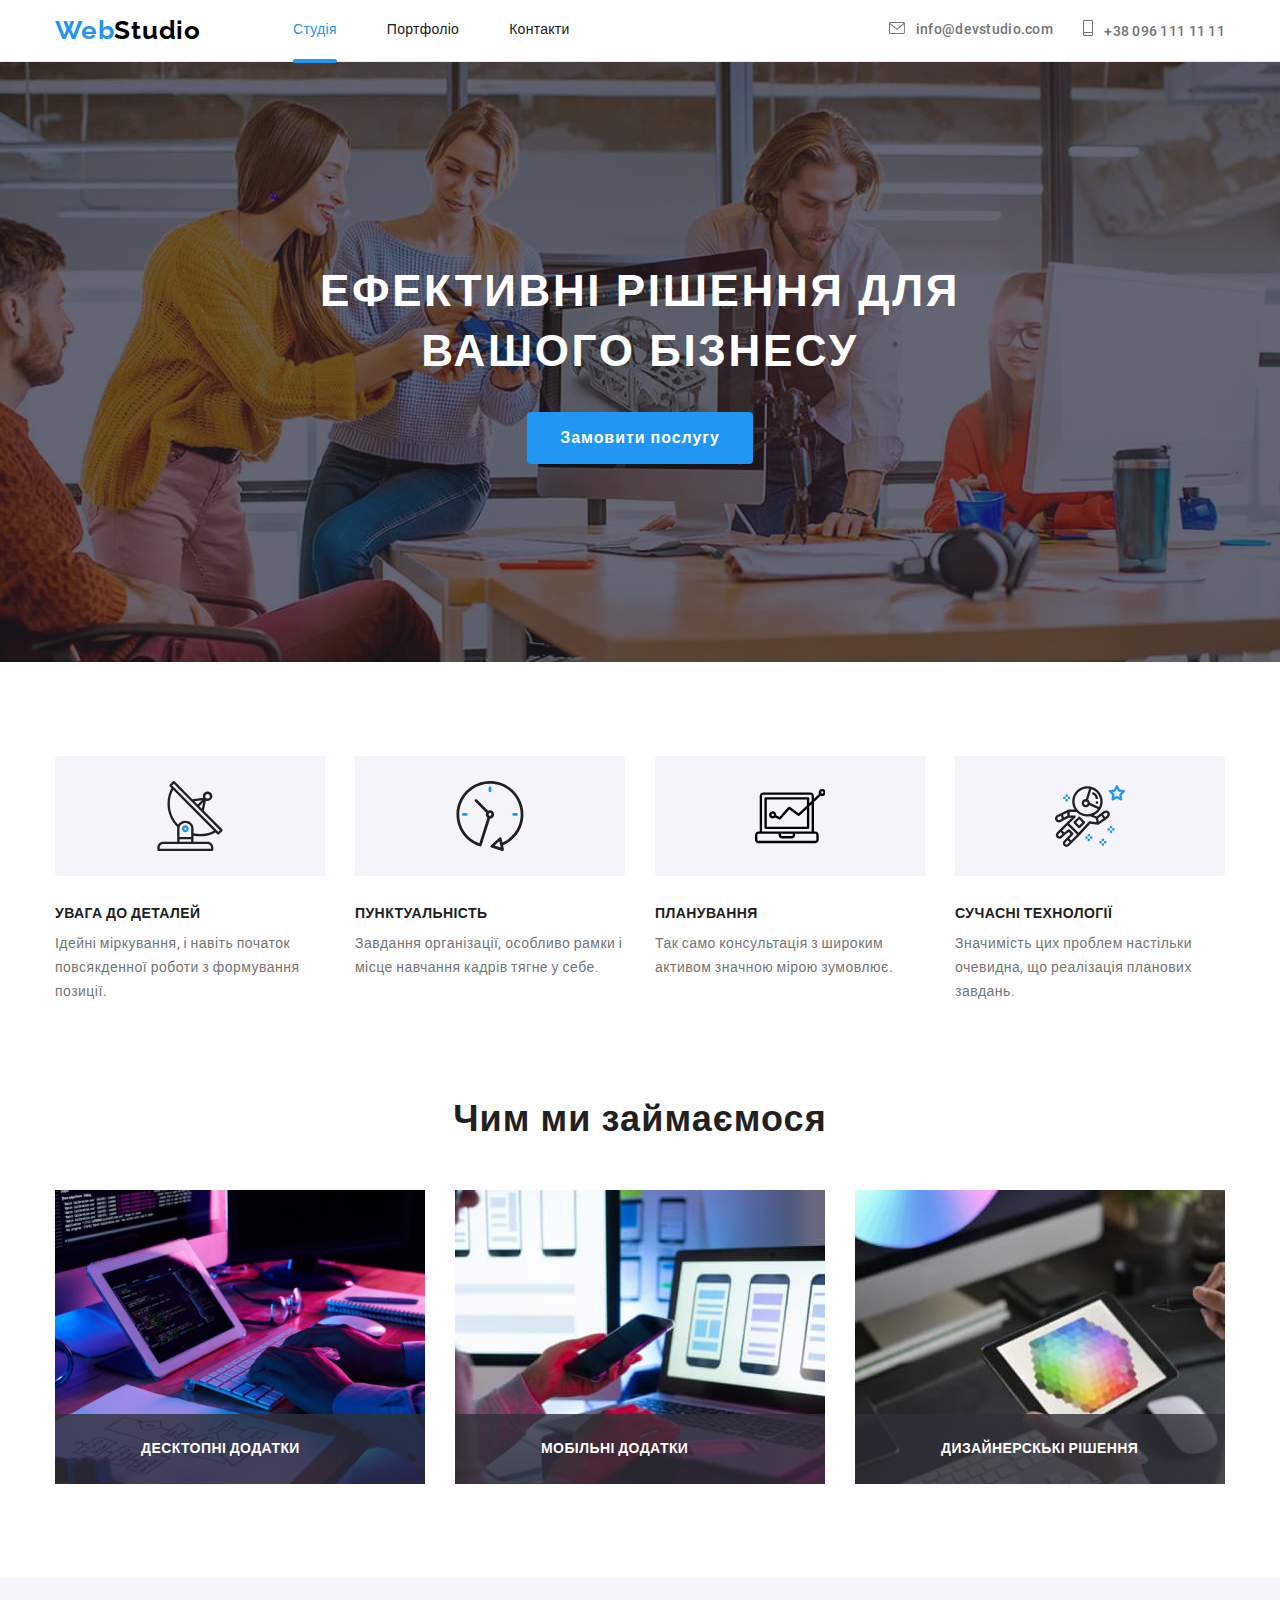
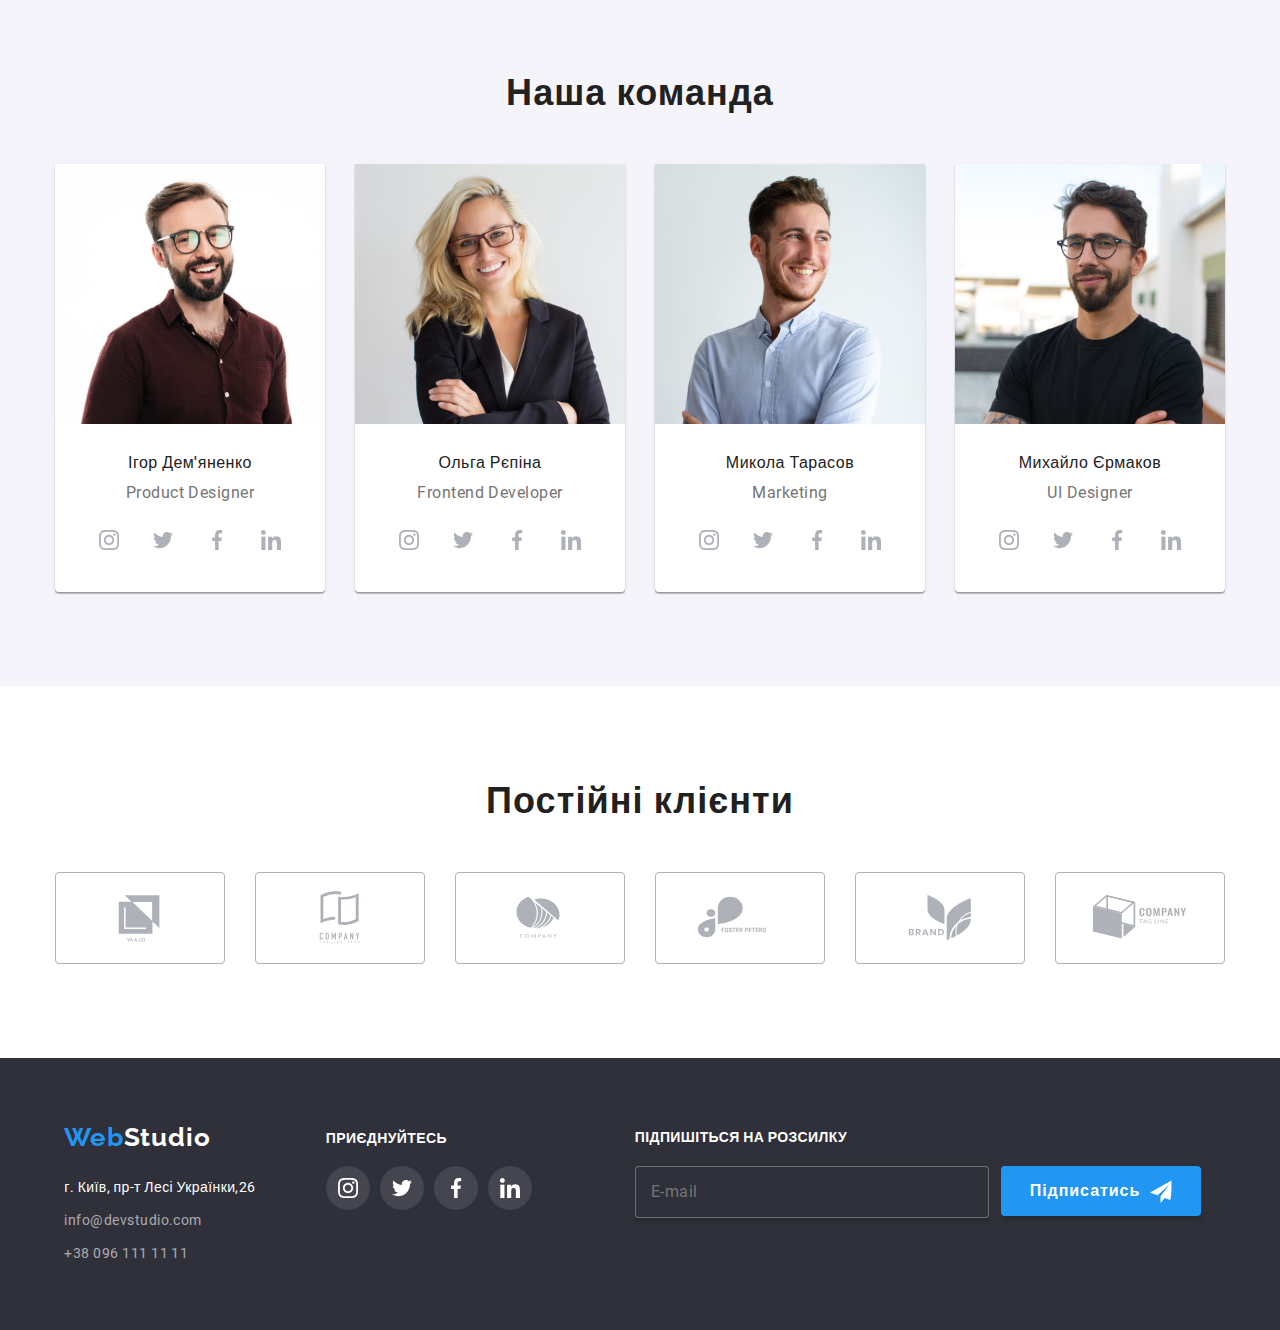
<file: index.html>
<!DOCTYPE html>
<html lang="ru">
<head>
    <meta charset="UTF-8">
    <meta http-equiv="X-UA-Compatible" content="IE=edge">
    <meta name="viewport" content="width=device-width, initial-scale=1.0">
    <title>Document</title>
    <link rel="stylesheet" href="https://cdnjs.cloudflare.com/ajax/libs/modern-normalize/1.0.0/modern-normalize.min.css" />
 <link rel="stylesheet" href="./css/main.min.css">
        <link
            href="https://fonts.googleapis.com/css2?family=Montserrat&family=Raleway:wght@700&family=Roboto:wght@400;500;700;900&display=swap"
            rel="stylesheet">
</head>
<body class="page">

<!-- Шапка сайта -->
<header class="page-header">
  <div class="container">

        <!-- Desktop Menu -->
        
        <div class="main-nav-desktop">
            <div class="logo">
                <a href="index.html" class="logo__link"><span class="logo__text">Web</span>Studio</a>
            </div>
            <ul class="site-nav list">
                <li class="site-nav__item"><a href="index.html" class=" site-nav__link site-nav__link--current">Студія</a></li>
                <li class="site-nav__item"><a href="portfolio.html" class="site-nav__link">Портфоліо</a></li>
                <li class="site-nav__item"><a href="" class="site-nav__link">Контакти</a></li>
            </ul>
        
            <ul class="header-contacts list">
                <li class="header-contacts__item">
                    <a href="mailto:info@devstudio.com" class="header-contacts__link">
                        <svg class="header-contacts__mail-icon" width="16" height="12">
                            <use href="./images/icons.svg#icon-envelope"></use>
                        </svg>
        
                        info@devstudio.com</a>
                </li>
                <li class="header-contacts__item">
                    <a href="tel:+380961111111" class=header-contacts__link>
                        <svg class="header-contacts__telephone-icon" width="10" height="16">
                            <use href="./images/icons.svg#icon-smartphone"></use>
                        </svg>
                        +38 096 111 11 11</a>
                </li>
            </ul>
        </div>
        
        <!-- Mobile Menu -->

        <div class="header-mobile">
            <div class="logo">
                <a href="index.html" class="logo__link"><span class="logo__text">Web</span>Studio</a>
            </div>
        
            <button type="button" class="menu-button is-open" data-mobile-menu-open aria-expanded="false">
                <svg width="40" ; height="40" ; aria-label="Перелючатель мобильного меню" ; aria-controls="mobile-menu">
                    <use class="icon-menu" href="./images/icons.svg#menu"></use>
                </svg>
            </button>
        
            <div class="main-nav-mobile is-hidden" data-mobile-menu>
        
                <button type="button" class="menu-button-close" data-mobile-menu-close aria-expanded="false">
                    <svg width="40" ; height="40" ; aria-label="Перелючатель мобильного меню" ; aria-controls="mobile-menu">
                        <use class="icon-close" href="./images/icons.svg#close"></use>
                    </svg>
                </button>
                <ul class="site-nav-mobile list">
                    <li class="site-nav__item-mobile"><a href="index.html" class="site-nav-mobile__link site-nav__link current-mobile">Студия</a>
                    </li>
                    <li class="site-nav__item-mobile"><a href="portfolio.html" class="site-nav-mobile__link">Портфолио</a></li>
                    <li class="site-nav__item-mobile"><a href="" class="site-nav-mobile__link">Контакты</a></li>
                </ul>
                <ul class="header-contacts-mobile list">
                    <li class="header-contacts-mobile__item">
                        <a href="tel:+380961111111" class="header-contacts-mobile__link-tel">
                            +38 096 111 11 11</a>
                    </li>
                    <li class="header-contacts-mobile__item">
                        <a href="mailto:info@devstudio.com" class="header-contacts-mobile__link-mail">
                
                            info@devstudio.com</a>
                    </li>
                </ul>
                <ul class="social-networks">
                    <li class="social-networks-item">
                        <a href="#" class="social-networks-link instagram">Instagram</a>
                    </li>
                    <li class="social-networks-item">
                        <a href="#" class="social-networks-link">Twitter</a>
                    </li>
                    <li class="social-networks-item">
                        <a href="#" class="social-networks-link">Facebook</a>
                    </li>
                    <li class="social-networks-item">
                        <a href="#" class="social-networks-link">LinkedIn</a>
                    </li>
                </ul>
            </div>
        </div>
        </div>
</header>
    
<!-- Main Content -->
<main>
    <!-- Hero -->
<section class="hero">
    <div class="container">
<h1 class="hero__title">Ефективні рішення для <br> вашого бізнесу</h1>
<button type="button" class="button" data-modal-open>Замовити послугу</button>
</div>
    </section>

    <!-- Features -->
<section class="features-basis">
        <div class="container">
        <h2 class="section-title visually-hidden">Наші переваги</h2>
        <ul class="features list">
            <li class="features__item">
                <div class="features__card">
                <svg class="features__icon">
                    <use href="./images/icons.svg#icon-antenna"></use>
                </svg>
            </div>
            <h3 class="features__title">Увага до деталей</h3>
            <p class="features__text text">Ідейні міркування, і навіть початок повсякденної роботи з формування позиції.</p>
            </li>
            <li class="features__item">
                <div class="features__card">
                <svg class="features__icon">
                    <use href="./images/icons.svg#icon-clock--"></use>
                </svg>
                </div>
                <h3 class="features__title">Пунктуальність</h3>
                <p class="features__text text">Завдання організації, особливо рамки і місце навчання кадрів тягне у себе.</p>
           
            </li>
            <li class="features__item">
                <div class="features__card">
                <svg class="features__icon">
                    <use href="./images/icons.svg#icon-Vector"></use>
                </svg>
                </div>
                <h3 class="features__title">Планування</h3>
                <p class="features__text text">Так само консультація з широким активом значною мірою зумовлює.</p>
            
            </li>
            <li class="features__item">
                <div class="features__card">
                <svg class="features__icon">
                    <use href="./images/icons.svg#icon-astronaut"></use>
                </svg>
                </div>
                <h3 class="features__title">Сучасні технології</h3>
                <p class="features__text text">Значимість цих проблем настільки очевидна, що реалізація планових завдань.</p>
            </li>
        </ul>
        </div>
    </section>
    <!-- Чем занимаемся-->
    <section class="section works">
        <div class="container">
        <h2 class="section-title">Чим ми займаємося</h2>
        <ul class="work-set list">
            <li class="work-set__item">
                <img class="work-set__pic" 
                srcset="./images/box1@2x.jpg" 
                src="./images/box1.jpg"
                alt="Планшет и клавиатура на столе"
                width="370">
            <span class="work-set__name">Десктопні додатки</span>
            </li>
            <li class="work-set__item">
                <img class="work-set__pic"
                srcset="./images/box2.jpg"
                src="./images/box2.jpg" 
                alt="Ноутбук на столе" 
                width="370">
                <span class="work-set__name">Мобільні додатки</span>
            </li>
            <li class="work-set__item">
                <img class="work-set__pic"
                srcset="./images/box3.jpg"
                src="./images/box3.jpg" 
                alt="Планшет в руках" 
                width="370">
                <span class="work-set__name">Дизайнерскькі рішення</span>
            </li>
        </ul>
        </div>
    </section>

    <!-- Наша команда -->
   
    <section class="section section-command">
        <div class="container">
        <h2 class="section-title">Наша команда</h2>
        <ul class="command-set list">
            <li class="command-set__item">
                <picture>
                    <source media="(min-width: 1200px)"
                        srcset="./images/igor.jpg 1x, ./images/igor@2x.jpg 2x"
                        type="image/jpg" />
                    <source media="(min-width: 768px)"
                        srcset="./images/igor.jpg 1x, ./images/igor@2x.jpg 2x"
                        type="image/jpg" />
                    <source media="(max-width: 767px)"
                        srcset="./images/igor.jpg 1x, ./images/igor@2x.jpg 2x"
                        type="image/jpg" />
                        <img src="./images/igor.jpg" alt="Парень в очках" width="270" class="command-set__photo">
                    <!-- <img src="./images/team-members/mobile/member1.jpg" alt="Игорь Демьяненко" width="450" loading="lazy" /> -->
                </picture>
             
                <div class="command-set__card">
                    <h3 class="command-set__name">Ігор Дем'яненко</h3>
                <p class="command-set__profession text">Product Designer</p>
                <ul class="social-icons">
                    <li class="social-icons__item list">
                            <a href="#" class="social-icons__link" alt="Посилання на Instagram">
                        <svg class="social-icons__icon">
                            <use href="./images/icons.svg#icon-Instasign"></use>
                        </svg>
                        </a>
                    </li>
                    <li class="social-icons__item list">
                    <a href="#" class="social-icons__link" alt="Посилання на Twitter">
                            <svg class="social-icons__icon">
                                <use href="./images/icons.svg#icon-Twitter"></use>
                            </svg>
                        </a>
                    </li>
                        <li class="social-icons__item list">
                            <a href="#" class="social-icons__link" alt="Посилання на Facebook">
                                <svg class="social-icons__icon">
                                    <use href="./images/icons.svg#icon-facebooksign"></use>
                                </svg>
                            </a>
                        </li>
                        <li class="social-icons__item list">
                            <a href="#" class="social-icons__link" alt="Посилання на Linkedin">
                                <svg class="social-icons__icon">
                                    <use href="./images/icons.svg#icon-INsign"></use>
                                </svg>
                            </a>
                        </li>
                    </ul>
            </li>
    
<li class="command-set__item">
    <picture>
        <source media="(min-width: 1200px)" srcset="./images/olga.jpg 1x, ./images/olga@2x.jpg 2x" type="image/jpg" />
        <source media="(min-width: 768px)" srcset="./images/olga.jpg 1x, ./images/olga@2x.jpg 2x" type="image/jpg" />
        <source media="(max-width: 767px)" srcset="./images/olga.jpg 1x, ./images/olga@2x.jpg 2x" type="image/jpg" />
    <img src="./images/olga.jpg" alt="Дівчина" width="270" class="command-set__photo">
    </picture>
    <div class="command-set__card">
        <h3 class="command-set__name">Ольга Рєпіна</h3>
        <p class="command-set__profession text">Frontend Developer</p>
        <ul class="social-icons">
            <li class="social-icons__item list">
                <a href="#" class="social-icons__link" alt="Посилання на Instagram">
                    <svg class="social-icons__icon">
                        <use href="./images/icons.svg#icon-Instasign"></use>
                    </svg>
                </a>
            </li>
            <li class="social-icons__item list">
                <a href="#" class="social-icons__link" alt="Посилання на Twitter">
                    <svg class="social-icons__icon">
                        <use href="./images/icons.svg#icon-Twitter"></use>
                    </svg>
                </a>
            </li>
            <li class="social-icons__item list">
                <a href="#" class="social-icons__link" alt="Посилання на Facebook">
                    <svg class="social-icons__icon">
                        <use href="./images/icons.svg#icon-facebooksign"></use>
                    </svg>
                </a>
            </li>
            <li class="social-icons__item list">
                <a href="#" class="social-icons__link" alt="Посилання на Linkedin">
                    <svg class="social-icons__icon">
                        <use href="./images/icons.svg#icon-INsign"></use>
                    </svg>
                </a>
            </li>
        </ul>
</li>
<li class="command-set__item">
    <picture>
        <source media="(min-width: 1200px)" srcset="./images/nikolay.jpg 1x, ./images/nikolay@2x.jpg 2x" type="image/jpg" />
        <source media="(min-width: 768px)" srcset="./images/nikolay.jpg 1x, ./images/nikolay@2x.jpg 2x" type="image/jpg" />
        <source media="(max-width: 767px)" srcset="./images/nikolay.jpg 1x, ./images/nikolay@2x.jpg 2x" type="image/jpg" />
    <img src="./images/nikolay.jpg" alt="Парубок посміхається" width="270" class="command-set__photo">
    </picture>
    <div class="command-set__card">
        <h3 class="command-set__name">Микола Тарасов</h3>
        <p class="command-set__profession text">Marketing</p>
        <ul class="social-icons">
            <li class="social-icons__item list">
                <a href="#" class="social-icons__link" alt="Посилання на Instagram">
                    <svg class="social-icons__icon">
                        <use href="./images/icons.svg#icon-Instasign"></use>
                    </svg>
                </a>
            </li>
            <li class="social-icons__item list">
                <a href="#" class="social-icons__link" alt="Посилання на Twitter">
                    <svg class="social-icons__icon">
                        <use href="./images/icons.svg#icon-Twitter"></use>
                    </svg>
                </a>
            </li>
            <li class="social-icons__item list">
                <a href="#" class="social-icons__link" alt="Посилання на Facebook">
                    <svg class="social-icons__icon">
                        <use href="./images/icons.svg#icon-facebooksign"></use>
                    </svg>
                </a>
            </li>
            <li class="social-icons__item list">
                <a href="#" class="social-icons__link" alt="Посилання на Linkedin">
                    <svg class="social-icons__icon">
                        <use href="./images/icons.svg#icon-INsign"></use>
                    </svg>
                </a>
            </li>
        </ul>
</li>
    <li class="command-set__item">
        <picture>
        <source media="(min-width: 1200px)" srcset="./images/mihail.jpg 1x, ./images/mihail@2x.jpg 2x" type="image/jpg" />
        <source media="(min-width: 768px)" srcset="./images/mihail.jpg 1x, ./images/mihail@2x.jpg 2x" type="image/jpg" />
        <source media="(max-width: 767px)" srcset="./images/mihail.jpg 1x, ./images/mihail@2x.jpg 2x" type="image/jpg" />
        <img src="./images/mihail.jpg" alt="Парень в очках" width="270" class="command-set__photo">
        </picture>
        <div class="command-set__card">
            <h3 class="command-set__name">Михайло Єрмаков</h3>
            <p class="command-set__profession text">UI Designer</p>
            <ul class="social-icons">
                <li class="social-icons__item list">
                    <a href="#" class="social-icons__link" alt="Посилання на Instagram">
                        <svg class="social-icons__icon">
                            <use href="./images/icons.svg#icon-Instasign"></use>
                        </svg>
                    </a>
                </li>
                <li class="social-icons__item list">
                    <a href="#" class="social-icons__link" alt="Посилання на Twitter">
                        <svg class="social-icons__icon">
                            <use href="./images/icons.svg#icon-Twitter"></use>
                        </svg>
                    </a>
                </li>
                <li class="social-icons__item list">
                    <a href="#" class="social-icons__link" alt="Посилання на Facebook">
                        <svg class="social-icons__icon">
                            <use href="./images/icons.svg#icon-facebooksign"></use>
                        </svg>
                    </a>
                </li>
                <li class="social-icons__item list">
                    <a href="#" class="social-icons__link" alt="Посилання на Linkedin">
                        <svg class="social-icons__icon">
                            <use href="./images/icons.svg#icon-INsign"></use>
                        </svg>
                    </a>
                </li>
            </ul>
    </li>
    </ul>
        </div>
    </section>
    <!-- Постоянные клиенты -->
    <section class="section clients-section">
        <div class="container">
            <h2 class="section-title">Постійні клієнти</h2>
            <ul class="clients list">
<li class="clients__item">
    <a href="#" class="clients__link">
        <svg class="clients__icon">
        <use href="./images/icons.svg#icon-Client-1"></use>
        </svg>
    </a>
    </li>
<li class="clients__item">
    <a href="#" class="clients__link">
     <svg class="clients__icon">
     <use href="./images/icons.svg#icon-Client-2"></use>
    </svg>
    </a>
    </li>
    <li class="clients__item">
        <a href="#" class="clients__link">
<svg class="clients__icon">
<use href="./images/icons.svg#icon-Client-3"></use>
</svg>
    </a>
</li>
    <li class="clients__item">
<a href="#" class="clients__link">
<svg class="clients__icon">
<use href="./images/icons.svg#icon-Client-4"></use>
</svg>
</a>
</li>
    <li class="clients__item">
<a href="#" class="clients__link">
<svg class="clients__icon">
<use href="./images/icons.svg#icon-Client-5"></use>
</svg>
</a>
</li>
    <li class="clients__item">
<a href="#" class="clients__link">
<svg class="clients__icon">
<use href="./images/icons.svg#icon-Client-6"></use>
</svg>
</a>
</li>
</ul>
</div>
    </section>
    </main>
<!-- footer -->
<footer class="footer">
    <div class="container">
        <div class="footer-thumb">
            <div class="footer-contacts">
                <a href="index.html" class="logo__link"><span class="logo__text">Web</span><span
                        class="logo__text--white">Studio</span></a>
                <div class="contacts-footer">
                    <address class="address-footer">
                        <a href="https://goo.gl/maps/piqngm7oDQpEDh6u6" target="_blank"
                            class="address-footer__address">г.
                            Київ, пр-т Лесі Українки,26</a>
                    </address>


                    <ul class="address-nav__contacts list">
                        <li class="address-nav__mail">
                            <a href="mailto:info@devstudio.com" class="address-nav__link">info@devstudio.com</a>
                        </li>
                        <li><a href="tel:+380961111111" class="address-nav__link">+38 096 111 11 11</a>
                        </li>
                    </ul>
                </div>
            </div>

            <div class="footer__join-cover">
                <div class="join">
                    <p class="footer-auth-text">Приєднуйтесь</p>
                </div>

                <div class="social-link-group"></div>
                <ul class="footer-icons">
                    <li class="footer-icons__item list">
                        <a href="#" class="footer-icons__link">
                            <svg class="footer-icons__icon" aria-label="Посилання на Instagram">
                                <use href="./images/icons.svg#icon-Instasign"></use>
                            </svg>
                        </a>
                    </li>
                    <li class="footer-icons__item list">
                        <a href="#" class="footer-icons__link">

                            <svg class="footer-icons__icon" aria-label="Посилання на Twitter">
                                <use href="./images/icons.svg#icon-Twitter"></use>
                            </svg>
                        </a>
                    </li>
                    <li class="footer-icons__item list">
                        <a href="#" class="footer-icons__link" aria-label="Посилання на Facebook">
                            <svg class="footer-icons__icon">
                                <use href="./images/icons.svg#icon-facebooksign"></use>
                            </svg>
                        </a>
                    </li>
                    <li class="footer-icons__item list">
                        <a href="#" class="footer-icons__link">
                            <svg class="footer-icons__icon" aria-label="Посилання на Linkedin">
                                <use href="./images/icons.svg#icon-INsign"></use>
                            </svg>
                        </a>
                    </li>
                </ul>
            </div>

            <div class="subscribe">
                <form class="form-footer">
                    <p class="footer-form-text">Підпишіться на розсилку</p>

                    <div role="group" class="footer-field">
                        <input type="email" class="input-footer" id="email" name="email" placeholder="E-mail">
                        <label for="email" class="label-footer">
                        </label>
                    </div>
            </div>
            <button type="submit" class="button-footer">
                <span class="text-button-send">Підписатись</span>
                <svg class="icon-send">
                    <use href="./images/icons.svg#send"></use>
                </svg>
            </button>
            </form>
        </div>
    </div>
</footer>
<!-- Modal -->
<div class="backdrop is-hidden" data-modal>
    <div class="modal">
        <button type="button" class="modal-close-button" data-modal-close>
            <svg class="close-icon" aria-hidden="true">
                <use href="./images/icons.svg#close-black">
                </use>
            </svg>
        </button>
        <form class="form">
            <h3 class="recall">Залиште свої контакти, ми вам передзвонимо</h3>
        <div class="form-field">
            <label for="name" class="form-label">Имя</label>
            <input type="text" class="form-input" name="name" id="name" placeholder=" ">
                <svg class="modal-icon" aria-hidden="true">
                    <use href="./images/icons.svg#person-modal">
                    </use>
                </svg>
            </div>
            <div class="form-field">
            <label for="tel" class="form-label">Телефон</label>
            <input type="tel" class="form-input" name="tel" id="tel" placeholder=" ">
                <svg class="modal-icon" aria-hidden="true">
                    <use href="./images/icons.svg#phone-modal">
                    </use>
                </svg>
         
            </div>
            <div class="form-field">
            <label for="email" class="form-label">Почта</label>
            <input type="email" class="form-input" name="email" id="email" placeholder=" ">
                <svg class="modal-icon" aria-hidden="true">
                    <use href="./images/icons.svg#email-modal">
                    </use>
                </svg>
           
            </div>
            <div class="form-field">
            <label for="feedback" class="form-label">Комментарий</label>
            <textarea class="form-input-feedback" name="feedback" id="feedback" rows="5" placeholder="Введите текст"></textarea>              
            </div>
            <div class="policy-box">
           
            <input type="checkbox" class="form-checkbox" name="policy" id="policy">
            <svg class="checkbox-icon-check">
                <use href="./images/icons.svg#icon-check"></use>
            </svg>
            <svg class="checkbox-icon">
                <use href="./images/icons.svg#vector"></use>
            </svg>
           
            <label for="policy" class="label-policy">Погоджуюся з розсилкою та приймаю<a class="contract">Умови договору</a>
            </label>
    </div>
            <button type="submit" class="button-send"> Отправить
               
            </button>
            </form>
        </div>
        </form>
    </div>
</div>

<script src="./js/modal.js">
</script>
<script src="./js/menu.js">
</script>
</body>
</html>
</file>
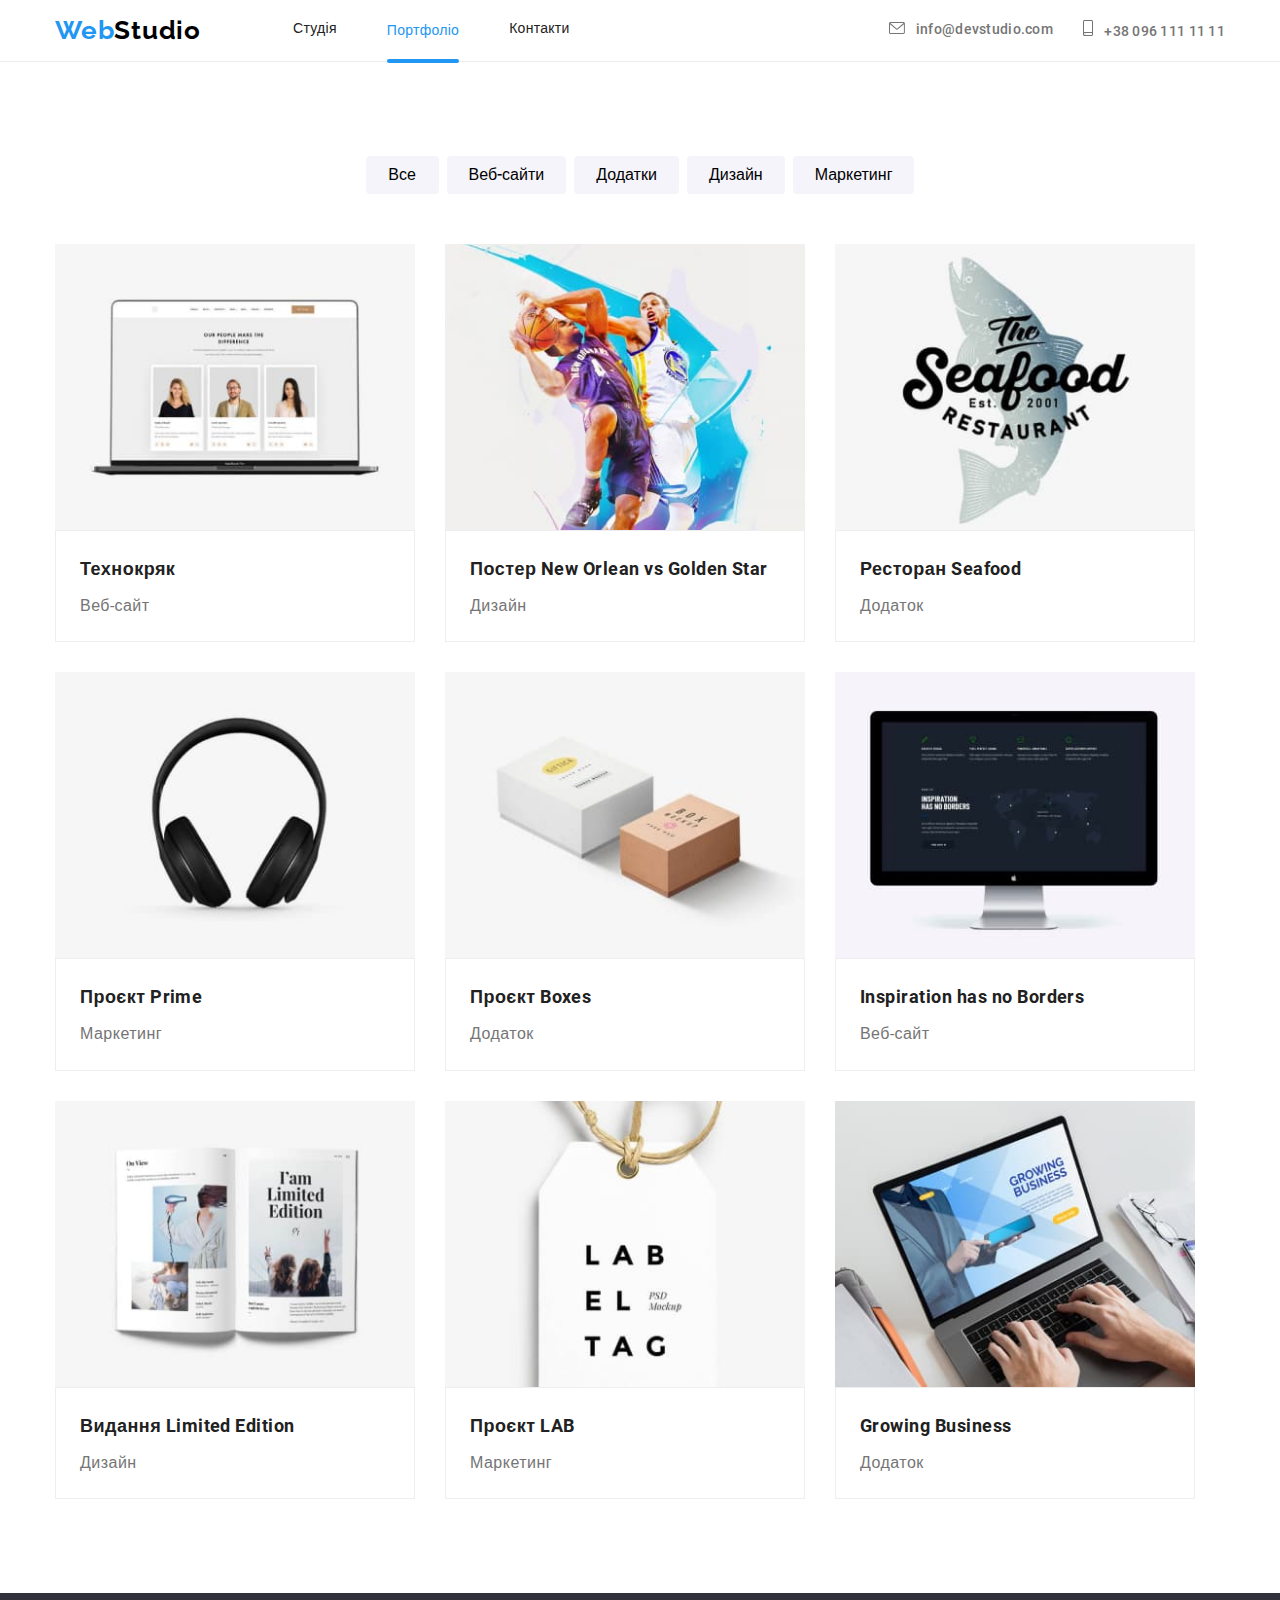
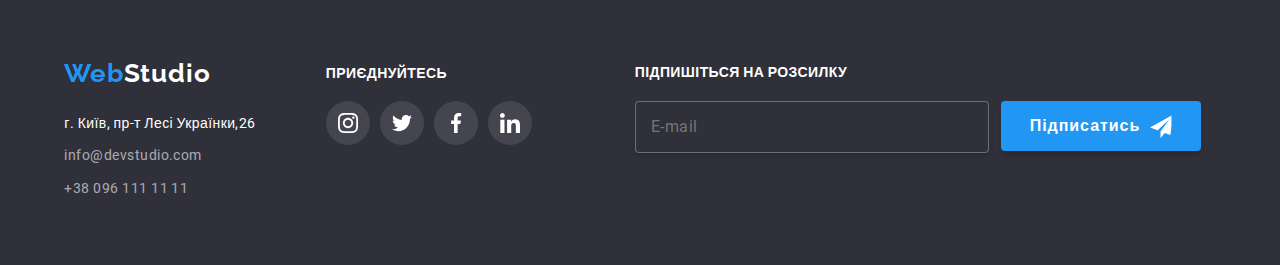
<file: portfolio.html>
<!DOCTYPE html>
<html lang="ru">

<head>
    <meta charset="UTF-8">
    <meta http-equiv="X-UA-Compatible" content="IE=edge">
    <meta name="viewport" content="width=device-width, initial-scale=1.0">
    <title>Document</title>
    <link rel="stylesheet" href="https://cdnjs.cloudflare.com/ajax/libs/modern-normalize/1.0.0/modern-normalize.min.css" />
            <link rel="stylesheet" href="./css/main.min.css">
            <link
                href="https://fonts.googleapis.com/css2?family=Montserrat&family=Raleway:wght@700&family=Roboto:wght@400;500;700;900&display=swap"
                rel="stylesheet">
</head>

<body class="page">
<!-- Шапка сайта -->
<header class="page-header">
    <div class="container">

        <!-- Desktop Menu -->

        <div class="main-nav-desktop">
            <div class="logo">
                <a href="index.html" class="logo__link"><span class="logo__text">Web</span>Studio</a>
            </div>
            <ul class="site-nav list">
                <li class="site-nav__item"><a href="index.html"
                        class=" site-nav__link site-nav__link">Студія</a></li>
                <li class="site-nav__item"><a href="portfolio.html" class="site-nav__link--current">Портфоліо</a></li>
                <li class="site-nav__item"><a href="" class="site-nav__link">Контакти</a></li>
            </ul>

            <ul class="header-contacts list">
                <li class="header-contacts__item">
                    <a href="mailto:info@devstudio.com" class="header-contacts__link">
                        <svg class="header-contacts__mail-icon" width="16" height="12">
                            <use href="./images/icons.svg#icon-envelope"></use>
                        </svg>

                        info@devstudio.com</a>
                </li>
                <li class="header-contacts__item">
                    <a href="tel:+380961111111" class=header-contacts__link>
                        <svg class="header-contacts__telephone-icon" width="10" height="16">
                            <use href="./images/icons.svg#icon-smartphone"></use>
                        </svg>
                        +38 096 111 11 11</a>
                </li>
            </ul>
        </div>

        <!-- Mobile Menu -->

        <div class="header-mobile">
            <div class="logo">
                <a href="index.html" class="logo__link"><span class="logo__text">Web</span>Studio</a>
            </div>

            <button type="button" class="menu-button is-open" data-mobile-menu-open aria-expanded="false">
                <svg width="40" ; height="40" ; aria-label="Перелючатель мобильного меню" ; aria-controls="mobile-menu">
                    <use class="icon-menu" href="./images/icons.svg#menu"></use>
                </svg>
            </button>

            <div class="main-nav-mobile is-hidden" data-mobile-menu>

                <button type="button" class="menu-button-close" data-mobile-menu-close aria-expanded="false">
                    <svg width="40" ; height="40" ; aria-label="Перелючатель мобильного меню" ;
                        aria-controls="mobile-menu">
                        <use class="icon-close" href="./images/icons.svg#close"></use>
                    </svg>
                </button>
                <ul class="site-nav-mobile list">
                    <li class="site-nav__item-mobile"><a href="index.html" class="site-nav-mobile__link">Студія</a>
                    </li>
                    <li class="site-nav__item-mobile"><a href="portfolio.html"
                            class="site-nav-mobile__link current-mobile">Портфоліо</a></li>
                    <li class="site-nav__item-mobile"><a href="" class="site-nav-mobile__link">Контакти</a></li>
                </ul>
                <div class="mobile-contacts">
                    <ul class="header-contacts-mobile list">
                        <li class="header-contacts-mobile__item">
                            <a href="tel:+380961111111" class="header-contacts-mobile__link-tel">
                                +38 096 111 11 11</a>
                        </li>
                        <li class="header-contacts-mobile__item">
                            <a href="mailto:info@devstudio.com" class="header-contacts-mobile__link-mail">

                                info@devstudio.com</a>
                        </li>
                    </ul>
                    <ul class="social-networks">
                        <li class="social-networks-item">
                            <a href="#" class="social-networks-link instagram">Instagram</a>
                        </li>
                        <li class="social-networks-item">
                            <a href="#" class="social-networks-link">Twitter</a>
                        </li>
                        <li class="social-networks-item">
                            <a href="#" class="social-networks-link">Facebook</a>
                        </li>
                        <li class="social-networks-item">
                            <a href="#" class="social-networks-link">LinkedIn</a>
                        </li>
                    </ul>
                </div>
            </div>
        </div>
    </div>
</header>
    <!-- main content -->
    <main>
        <div class="section">
        <div class="container">
            <h1 class="visually-hidden">Портфоліо</h1>
            
            <!-- навигация портфолио -->
            <ul class="portfolio-nav list">
                <li class="portfolio-nav__item"><button type="button" class="button-portfolio">Все </button> </li>
                <li class="portfolio-nav__item"><button type="button" class="button-portfolio">Веб-сайти</button></li>
                <li class="portfolio-nav__item"><button type="button" class="button-portfolio">Додатки</button></li>
                <li class="portfolio-nav__item"><button type="button" class="button-portfolio">Дизайн</button></li>
                <li class="portfolio-nav__item"><button type="button" class="button-portfolio">Маркетинг</button></li>
            </ul>
            <!-- примеры работ -->
        <h2 class="visually-hidden">Приклади робіт</h2>
        <ul class="products list">
            <li class="products__item">
                <div class="card list">
                    <div class="card-top">
                        <picture>
                            <source media="(min-width: 1200px)"
                                srcset="./images/web-up.jpg 1x, ./images/web-up@2x.jpg 2x" type="image/jpg" />
                            <source media="(min-width: 768px)"
                                srcset="./images/web-up.jpg 1x, ./images/web-up@2x.jpg 2x" type="image/jpg" />
                            <source media="(max-width: 767px)"
                                srcset="./images/web-up.jpg 1x, ./images/web-up@2x.jpg 2x" type="image/jpg" />
                            <img src="./images/web-up.jpg" class="card-top__image" alt="Экран ноутбука с сайтом" width="450" />
                        </picture>
                        <div class="card-overlay">
                            <p>Ресурс пропонує комплексні пропозиції з різним рівнем функціоналу та сервісів. Все це дозволить відвідувачу отримати
                            вичерпні відомості про компанію чи приватну особу</p>
                        </div>
                        </div>
                    <div class="card-down">
                        <h3 class="card-down__title list">Технокряк</h3>
                        <p class="card-down__product-type">Веб-сайт</p>
                    </div>
                </div>
            </li>
            <li class="products__item">
                <div class="card list">
                    <div class="card-top">
                        <picture>
                            <source media="(min-width: 1200px)" srcset="./images/design-up.jpg 1x, ./images/design-up@2x.jpg 2x" type="image/jpg" />
                            <source media="(min-width: 768px)" srcset="./images/design-up.jpg 1x, ./images/design-up@2x.jpg 2x" type="image/jpg" />
                            <source media="(max-width: 767px)" srcset="./images/design-up.jpg 1x, ./images/design-up@2x.jpg 2x" type="image/jpg" />
                        <img src="./images/design-up.jpg" alt="Два баскетболиста" width="450" class="card-top__image">
                        </picture>
  
                        <div class="card-overlay">
                            <p></p>
                        </div>
                        </div>
                    <div class="card-down">
                        <h3 class="card-down__title list">Постер New Orlean vs Golden Star</h3>
                        <p class="card-down__product-type">Дизайн</p>
                    </div>
                </div>
            </li>
            <li class="products__item">
                <div  class="card list">
                    <div class="card-top">
                        <picture>
                            <source media="(min-width: 1200px)" srcset="./images/app-up.jpg 1x, ./images/app-up@2x.jpg 2x"
                                type="image/jpg" />
                            <source media="(min-width: 768px)" srcset="./images/app-up.jpg 1x, ./images/app-up@2x.jpg 2x"
                                type="image/jpg" />
                            <source media="(max-width: 767px)" srcset="./images/app-up.jpg 1x, ./images/app-up@2x.jpg 2x"
                                type="image/jpg" />
                    <img src="./images/app-up.jpg" alt="Рыба" width="450" class="card-top__image">
                        </picture>
                        <div class="card-overlay">
                            <p></p>
                        </div>
                        </div>
                    <div class="card-down">
                        <h3 class="card-down__title list">Ресторан Seafood</h3>
                        <p class="card-down__product-type">Додаток</p>
                    </div>
                </div>
            </li>
            <li class="products__item">
                <div class="card list">
                <div class="card-top">
                    <picture>
                        <source media="(min-width: 1200px)" srcset="./images/marketing-middle.jpg 1x, ./images/marketing-middle@2x.jpg 2x" type="image/jpg" />
                        <source media="(min-width: 768px)" srcset="./images/marketing-middle.jpg 1x, ./images/marketing-middle@2x.jpg 2x" type="image/jpg" />
                        <source media="(max-width: 767px)" srcset="./images/marketing-middle.jpg 1x, ./images/marketing-middle@2x.jpg 2x" type="image/jpg" />
                <img src="./images/marketing-middle.jpg" alt="Наушники" width="450" class="card-top__image">
                    </picture>
                        <div class="card-overlay">
                            <p></p>
                        </div>
                        </div>
                    <div class="card-down">
                        <h3 class="card-down__title list">Проєкт Prime</h3>
                        <p class="card-down__product-type">Маркетинг</p>
                    </div>
                </div>
            </li>
            <li class="products__item">
                <div  class="card list">
                    <div class="card-top">
                    <picture>
                    <source media="(min-width: 1200px)" srcset="./images/app-middle.jpg 1x, ./images/app-middle@2x.jpg 2x" type="image/jpg" />
                    <source media="(min-width: 768px)" srcset="./images/app-middle.jpg 1x, ./images/app-middle@2x.jpg 2x" type="image/jpg" />
                    <source media="(max-width: 767px)" srcset="./images/app-middle.jpg 1x, ./images/app-middle@2x.jpg 2x" type="image/jpg" />
                    <img src="./images/app-middle.jpg" alt="Две коробки" width="450" class="card-top__image">
                    </picture>    
                    <div class="card-overlay">
                            <p></p>
                        </div>
                        </div>
                    <div class="card-down">
                        <h3 class="card-down__title list">Проєкт Boxes</h3>
                        <p class="card-down__product-type">Додаток</p>
                    </div>
                </div>
            </li>
            <li class="products__item">
                <div  class="card list">
                <div class="card-top">
                    <picture>
    <source media="(min-width: 1200px)" srcset="./images/web-middle.jpg 1x, ./images/web-middle@2x.jpg 2x" type="image/jpg" />
    <source media="(min-width: 768px)" srcset="./images/web-middle.jpg 1x, ./images/web-middle@2x.jpg 2x" type="image/jpg" />
    <source media="(max-width: 767px)" srcset="./images/web-middle.jpg 1x, ./images/web-middle@2x.jpg 2x" type="image/jpg" />
    <img src="./images/web-middle.jpg" alt="Экран" width="450"  class="card-top__image">
                    </picture>
                        <div class="card-overlay">
                            <p></p>
                        </div>
                        </div>
                    <div class="card-down">
                        <h3 class="card-down__title list">Inspiration has no Borders</h3>
                        <p class="card-down__product-type">Веб-сайт</p>
                    </div>
                </div>
            </li>
            <li class="products__item">
                <div class="card list">
                    <div class="card-top">
        <picture>
        <source media="(min-width: 1200px)" srcset="./images/design-down.jpg 1x, ./images/design-down@2x.jpg 2x" type="image/jpg" />
        <source media="(min-width: 768px)" srcset="./images/design-down.jpg 1x, ./images/design-down@2x.jpg 2x" type="image/jpg" />
        <source media="(max-width: 767px)" srcset="./images/design-down.jpg 1x, ./images/design-down@2x.jpg 2x" type="image/jpg" />
        <img src="./images/design-down.jpg" alt="Журнал" width="450" class="card-top__image">
        </picture>
                        <div class="card-overlay">
                            <p></p>
                        </div>
                        </div>
                    <div class="card-down">
                        <h3 class="card-down__title list">Видання Limited Edition</h3>
                        <p class="card-down__product-type">Дизайн</p>
                    </div>
                </div>
            </li>
            <li class="products__item">
                <div class="card list">
                <div class="card-top">
                    <picture>
                <source media="(min-width: 1200px)" srcset="./images/marketing-down.jpg 1x, ./images/marketing-down@2x.jpg 2x"
                    type="image/jpg" />
                <source media="(min-width: 768px)" srcset="./images/marketing-down.jpg 1x, ./images/marketing-down@2x.jpg 2x"
                    type="image/jpg" />
                <source media="(max-width: 767px)" srcset="./images/marketing-down.jpg 1x, ./images/marketing-down@2x.jpg 2x"
                    type="image/jpg" />
                <img src="./images/marketing-down.jpg" alt="Бирка с логотипом" width="450" class="card-top__image">
                </picture>        
                <div class="card-overlay">
                            <p></p>
                        </div>
                        </div>
                    <div class="card-down">
                        <h3 class="card-down__title list">Проєкт LAB</h3>
                        <p class="card-down__product-type">Маркетинг</p>
                    </div>
                </div>
            </li>
            <li class="products__item">
                <div class="card list">
                    <div class="card-top">
            <picture>
                <source media="(min-width: 1200px)" srcset="./images/app-down.jpg 1x, ./images/app-down@2x.jpg 2x"
                    type="image/jpg" />
                <source media="(min-width: 768px)" srcset="./images/app-down.jpg 1x, ./images/app-down@2x.jpg 2x"
                    type="image/jpg" />
                <source media="(max-width: 767px)" srcset="./images/app-down.jpg 1x, ./images/app-down@2x.jpg 2x"
                    type="image/jpg" />
                    <img src="./images/app-down.jpg" alt="Руки и ноутбук" width="450" class="card-top__image">
            </picture>    
                    <div class="card-overlay">
                            <p></p>
                        </div>
                        </div>
                    <div class="card-down">
                        <h3 class="card-down__title list">Growing Business</h3>
                        <p class="card-down__product-type">Додаток</p>
                    </div>
                </div>
            </li>
        </ul>
        </div>
    </section>
        </main>

<!-- footer -->
<!-- footer -->
<footer class="footer">
        <div class="container">
            <div class="footer-thumb">
                <div class="footer-contacts">
                    <a href="index.html" class="logo__link"><span class="logo__text">Web</span><span
                            class="logo__text--white">Studio</span></a>
                    <div class="contacts-footer">
                        <address class="address-footer">
                            <a href="https://goo.gl/maps/piqngm7oDQpEDh6u6" target="_blank"
                                class="address-footer__address">г.
                                Київ, пр-т Лесі Українки,26</a>
                        </address>


                        <ul class="address-nav__contacts list">
                            <li class="address-nav__mail">
                                <a href="mailto:info@devstudio.com" class="address-nav__link">info@devstudio.com</a>
                            </li>
                            <li><a href="tel:+380961111111" class="address-nav__link">+38 096 111 11 11</a>
                            </li>
                        </ul>
                    </div>
                </div>

                <div class="footer__join-cover">
                    <div class="join">
                        <p class="footer-auth-text">Приєднуйтесь</p>
                    </div>

                    <div class="social-link-group"></div>
                    <ul class="footer-icons">
                        <li class="footer-icons__item list">
                            <a href="#" class="footer-icons__link">
                                <svg class="footer-icons__icon" aria-label="Посилання на Instagram">
                                    <use href="./images/icons.svg#icon-Instasign"></use>
                                </svg>
                            </a>
                        </li>
                        <li class="footer-icons__item list">
                            <a href="#" class="footer-icons__link">

                                <svg class="footer-icons__icon" aria-label="Посилання на Twitter">
                                    <use href="./images/icons.svg#icon-Twitter"></use>
                                </svg>
                            </a>
                        </li>
                        <li class="footer-icons__item list">
                            <a href="#" class="footer-icons__link" aria-label="Посилання на Facebook">
                                <svg class="footer-icons__icon">
                                    <use href="./images/icons.svg#icon-facebooksign"></use>
                                </svg>
                            </a>
                        </li>
                        <li class="footer-icons__item list">
                            <a href="#" class="footer-icons__link">
                                <svg class="footer-icons__icon" aria-label="Посилання на Linkedin">
                                    <use href="./images/icons.svg#icon-INsign"></use>
                                </svg>
                            </a>
                        </li>
                    </ul>
                </div>

                <div class="subscribe">
                    <form class="form-footer">
                        <p class="footer-form-text">Підпишіться на розсилку</p>

                        <div role="group" class="footer-field">
                            <input type="email" class="input-footer" id="email" name="email" placeholder="E-mail">
                            <label for="email" class="label-footer">
                            </label>
                        </div>
                </div>
                <button type="submit" class="button-footer">
                    <span class="text-button-send">Підписатись</span>
                    <svg class="icon-send">
                        <use href="./images/icons.svg#send"></use>
                    </svg>
                </button>
                </form>
            </div>
        </div>
</footer>
<script src="./js/menu.js">
</script>
</body>

</html>
</file>
<file: css/main.min.css>
/*! modern-normalize v1.1.0 | MIT License | https://github.com/sindresorhus/modern-normalize */*,::before,::after{-webkit-box-sizing:border-box;box-sizing:border-box}html{line-height:1.15;-webkit-text-size-adjust:100%;-moz-tab-size:4;-o-tab-size:4;tab-size:4}hr{height:0;color:inherit}abbr[title]{-webkit-text-decoration:underline dotted;text-decoration:underline dotted}b,strong{font-weight:bolder}small{font-size:80%}sub,sup{font-size:75%;line-height:0;position:relative;vertical-align:baseline}sub{bottom:-0.25em}sup{top:-0.5em}table{text-indent:0;border-color:inherit}button,input,optgroup,select,textarea{font-family:inherit;font-size:100%;line-height:1.15;margin:0}button,select{text-transform:none}button,[type=button],[type=reset],[type=submit]{-webkit-appearance:button}::-moz-focus-inner{border-style:none;padding:0}:-moz-focusring{outline:1px dotted ButtonText}:-moz-ui-invalid{box-shadow:none}legend{padding:0}progress{vertical-align:baseline}::-webkit-inner-spin-button,::-webkit-outer-spin-button{height:auto}[type=search]{-webkit-appearance:textfield;outline-offset:-2px}::-webkit-search-decoration{-webkit-appearance:none}::-webkit-file-upload-button{-webkit-appearance:button;font:inherit}summary{display:list-item}body{background-color:#fff;color:#212121;letter-spacing:.03em;font-family:"Roboto",sans-serif}a{text-decoration:none}.visually-hidden{position:absolute;width:1px;height:1px;margin:-1px;border:0;padding:0;white-space:nowrap;-webkit-clip-path:inset(100%);clip-path:inset(100%);clip:rect(0 0 0 0);overflow:hidden}.section{color:#212121;padding-top:60px;padding-bottom:60px}@media screen and (min-width: 1200px){.section{padding-top:94px;padding-bottom:94px}}.section-title{font-weight:700;font-size:28px;letter-spacing:.03em;margin-bottom:30px;line-height:1.17;text-align:center;margin-top:0}@media screen and (min-width: 1200px){.section-title{font-size:36px;margin-bottom:50px}}.list{list-style:none;margin-top:0px;margin-bottom:0px;padding-left:0}.container{margin-left:auto;margin-right:auto;padding-left:15px;padding-right:15px}@media screen and (min-width: 480px)and (max-width: 767px){.container{width:480px}}@media screen and (min-width: 768px)and (max-width: 1199px){.container{width:768px}}@media screen and (min-width: 1200px){.container{width:1200px}}.text{margin-top:0}ul{list-style:none}@font-face{font-family:"Roboto";font-style:normal;font-weight:400;src:url("../fonts/roboto-v30-latin-regular.eot");src:local(""),url("../fonts/roboto-v30-latin-regular.eot?#iefix") format("embedded-opentype"),url("../fonts/roboto-v30-latin-regular.woff2") format("woff2"),url("../fonts/roboto-v30-latin-regular.woff") format("woff"),url("../fonts/roboto-v30-latin-regular.ttf") format("truetype"),url("../fonts/roboto-v30-latin-regular.svg#Roboto") format("svg")}@font-face{font-family:"Roboto";font-style:normal;font-weight:500;src:url("../fonts/roboto-v30-latin-500.eot");src:local(""),url("../fonts/roboto-v30-latin-500.eot?#iefix") format("embedded-opentype"),url("../fonts/roboto-v30-latin-500.woff2") format("woff2"),url("../fonts/roboto-v30-latin-500.woff") format("woff"),url("../fonts/roboto-v30-latin-500.ttf") format("truetype"),url("../fonts/roboto-v30-latin-500.svg#Roboto") format("svg")}@font-face{font-family:"Roboto";font-style:normal;font-weight:700;src:url("../fonts/roboto-v30-latin-700.eot");src:local(""),url("../fonts/roboto-v30-latin-700.eot?#iefix") format("embedded-opentype"),url("../fonts/roboto-v30-latin-700.woff2") format("woff2"),url("../fonts/roboto-v30-latin-700.woff") format("woff"),url("../fonts/roboto-v30-latin-700.ttf") format("truetype"),url("../fonts/roboto-v30-latin-700.svg#Roboto") format("svg")}@font-face{font-family:"Roboto";font-style:normal;font-weight:900;src:url("../fonts/roboto-v30-latin-900.eot");src:local(""),url("../fonts/roboto-v30-latin-900.eot?#iefix") format("embedded-opentype"),url("../fonts/roboto-v30-latin-900.woff2") format("woff2"),url("../fonts/roboto-v30-latin-900.woff") format("woff"),url("../fonts/roboto-v30-latin-900.ttf") format("truetype"),url("../fonts/roboto-v30-latin-900.svg#Roboto") format("svg")}@font-face{font-family:"Raleway";font-style:normal;font-weight:400;src:url("../fonts/raleway-v28-latin-regular.eot");src:local(""),url("../fonts/raleway-v28-latin-regular.eot?#iefix") format("embedded-opentype"),url("../fonts/raleway-v28-latin-regular.woff2") format("woff2"),url("../fonts/raleway-v28-latin-regular.woff") format("woff"),url("../fonts/raleway-v28-latin-regular.ttf") format("truetype"),url("../fonts/raleway-v28-latin-regular.svg#Raleway") format("svg")}@font-face{font-family:"Raleway";font-style:normal;font-weight:700;src:url("../fonts/raleway-v28-latin-700.eot");src:local(""),url("../fonts/raleway-v28-latin-700.eot?#iefix") format("embedded-opentype"),url("../fonts/raleway-v28-latin-700.woff2") format("woff2"),url("../fonts/raleway-v28-latin-700.woff") format("woff"),url("../fonts/raleway-v28-latin-700.ttf") format("truetype"),url("../fonts/raleway-v28-latin-700.svg#Raleway") format("svg")}header{border-bottom:1px solid #ececec}.main-nav-desktop{display:none}@media screen and (min-width: 768px){.main-nav-desktop{display:-webkit-box;display:-ms-flexbox;display:flex;-webkit-box-align:center;-ms-flex-align:center;align-items:center;-webkit-box-pack:justify;-ms-flex-pack:justify;justify-content:space-between;padding-top:15px;padding-bottom:15px}}.main-nav-mobile{position:fixed;top:0;left:0;width:100%;height:100%;background-color:#fff}@media screen and (min-width: 768px){.main-nav-mobile{display:none}}.site-nav{display:-webkit-box;display:-ms-flexbox;display:flex}@media screen and (min-width: 768px){.site-nav{margin-left:87px}}@media screen and (min-width: 1200px){.site-nav{margin-left:92px}}.site-nav__item:not(:last-child){margin-right:50px}.site-nav__link{display:block;color:#212121;letter-spacing:.02em;font-weight:500;font-size:14px;line-height:1.14;text-decoration:none;-webkit-transition:color 250ms cubic-bezier(0.4, 0, 0.2, 1);transition:color 250ms cubic-bezier(0.4, 0, 0.2, 1);font-family:"Roboto",sans-serif}.site-nav__link:hover,.site-nav__link:focus{color:#2196f3}.site-nav__link--current{color:#2196f3;position:relative;font-size:14px;line-height:1.14;letter-spacing:.02em;font-weight:500}.site-nav__link--current::after{content:"";position:absolute;width:100%;height:4px;background-color:#2196f3;border-radius:2px;display:block;left:0;bottom:0;top:45px}@media screen and (min-width: 1200px){.site-nav__link--current::after{top:37px}}.site-nav__link--current .site-nav__link--current:hover::after{-webkit-transform:scaleX(1);transform:scaleX(1)}.header-contacts{display:-webkit-box;display:-ms-flexbox;display:flex;margin-left:auto;-webkit-box-orient:vertical;-webkit-box-direction:normal;-ms-flex-direction:column;flex-direction:column}@media screen and (min-width: 1200px){.header-contacts{-webkit-box-orient:horizontal;-webkit-box-direction:normal;-ms-flex-direction:row;flex-direction:row}}.header-contacts__link{-webkit-transition:color 250ms cubic-bezier(0.4, 0, 0.2, 1);transition:color 250ms cubic-bezier(0.4, 0, 0.2, 1);color:#757575;letter-spacing:.02em;text-decoration:none;font-weight:500;margin-left:30px}@media screen and (min-width: 768px){.header-contacts__link{font-size:12px;line-height:1.16}}@media screen and (min-width: 1200px){.header-contacts__link{font-size:14px;line-height:1.14}}.header-contacts__link:hover,.header-contacts__link:focus{color:#2196f3}@media screen and (min-width: 768px)and (max-width: 1200px){.header-contacts__item:not(:last-child){margin-bottom:10px;margin-left:0}}.header-contacts__item{margin-bottom:0}.header-contacts__mail-icon{margin-right:8px;fill:#757575;-webkit-transition:fill 250ms cubic-bezier(0.4, 0, 0.2, 1);transition:fill 250ms cubic-bezier(0.4, 0, 0.2, 1)}.header-contacts__link:hover .header-contacts__mail-icon,.header-contacts__link:focus .header-contacts__mail-icon{fill:#2196f3}.header-contacts__telephone-icon{margin-right:8px;fill:#757575;-webkit-transition:fill 250ms cubic-bezier(0.4, 0, 0.2, 1);transition:fill 250ms cubic-bezier(0.4, 0, 0.2, 1)}.header-contacts__link:hover .header-contacts__telephone-icon,.header-contacts__link:focus .header-contacts__telephone-icon{fill:#2196f3}.page-header{position:relative}.menu-container{position:fixed;display:-webkit-box;display:-ms-flexbox;display:flex;-webkit-box-orient:vertical;-webkit-box-direction:normal;-ms-flex-direction:column;flex-direction:column;-webkit-box-pack:justify;-ms-flex-pack:justify;justify-content:space-between;top:0;left:0;width:100vw;height:100vh;padding:48px 83px 48px 40px;background-color:var(--white-color);-webkit-box-shadow:0px 4px 8px rgba(0,0,0,.04),0px 2px 4px rgba(0,0,0,.08),0px 1px 3px rgba(0,0,0,.16);box-shadow:0px 4px 8px rgba(0,0,0,.04),0px 2px 4px rgba(0,0,0,.08),0px 1px 3px rgba(0,0,0,.16);z-index:999;-webkit-transform:translateX(100%);transform:translateX(100%);-webkit-transition:-webkit-transform var(--transition-function);transition:-webkit-transform var(--transition-function);transition:transform var(--transition-function);transition:transform var(--transition-function), -webkit-transform var(--transition-function)}.clients{display:-webkit-box;display:-ms-flexbox;display:flex;-ms-flex-wrap:wrap;flex-wrap:wrap;padding:0;-webkit-box-orient:horizontal;-webkit-box-direction:normal;-ms-flex-direction:row;flex-direction:row;-webkit-box-align:center;-ms-flex-align:center;align-items:center;-webkit-box-pack:center;-ms-flex-pack:center;justify-content:center}@media screen and (min-width: 480px){.clients{min-width:450px}}@media screen and (min-width: 768px){.clients{min-width:738px}}@media screen and (min-width: 1200px){.clients{-ms-flex-wrap:nowrap;flex-wrap:nowrap}}.clients__item{margin-bottom:30px;margin-left:15px;margin-right:15px}@media screen and (min-width: 480px)and (max-width: 767px){.clients__item:nth-child(2n+1){margin-left:0}.clients__item:nth-child(2n){margin-right:0}}@media screen and (min-width: 768px)and (max-width: 1199px){.clients__item:nth-child(1),.clients__item:nth-child(4){margin-left:0}.clients__item:nth-child(3),.clients__item:nth-child(6){margin-right:0}}.clients__icon{width:106px;height:60px;fill:#afb1b8;-webkit-transition:fill 250ms cubic-bezier(0.4, 0, 0.2, 1);transition:fill 250ms cubic-bezier(0.4, 0, 0.2, 1)}.clients__link:hover .clients__icon,.clients__link:focus .clients__icon{fill:#2196f3}.clients__link{border:1px solid #afb1b8;width:210px;height:92px;border-radius:4px;display:-webkit-box;display:-ms-flexbox;display:flex;text-align:center;-webkit-box-pack:center;-ms-flex-pack:center;justify-content:center;-webkit-box-align:center;-ms-flex-align:center;align-items:center;-webkit-transition:border 250ms cubic-bezier(0.4, 0, 0.2, 1);transition:border 250ms cubic-bezier(0.4, 0, 0.2, 1);-webkit-transition:250ms;transition:250ms;-webkit-transition-property:all;transition-property:all;-webkit-transition-duration:250ms;transition-duration:250ms;-webkit-transition-timing-function:ease;transition-timing-function:ease;-webkit-transition-delay:0s;transition-delay:0s}.clients__link:hover,.clients__link:focus{border:1px solid #2196f3;border-radius:4px}@media screen and (min-width: 768px)and (max-width: 1200px){.clients__link{width:226px}}@media screen and (min-width: 1200px){.clients__link{width:170px}}.clients-section{padding-bottom:30px}@media screen and (min-width: 1200px){.clients-section{padding-bottom:64px}}.section-command{background-color:#f5f4fa}.command-set{display:-webkit-box;display:-ms-flexbox;display:flex;-webkit-box-orient:vertical;-webkit-box-direction:normal;-ms-flex-direction:column;flex-direction:column;text-align:center}@media screen and (min-width: 768px){.command-set{-webkit-box-orient:horizontal;-webkit-box-direction:normal;-ms-flex-direction:row;flex-direction:row;-ms-flex-wrap:wrap;flex-wrap:wrap;-ms-flex-pack:distribute;justify-content:space-around}}@media screen and (min-width: 1200px){.command-set{-webkit-box-orient:horizontal;-webkit-box-direction:normal;-ms-flex-direction:row;flex-direction:row;-ms-flex-wrap:nowrap;flex-wrap:nowrap;-webkit-box-pack:center;-ms-flex-pack:center;justify-content:center;text-align:center}}.command-set__item{background-color:#fff;-webkit-box-shadow:0px 1px 3px rgba(0,0,0,.12),0px 1px 1px rgba(0,0,0,.14),0px 2px 1px rgba(0,0,0,.2);box-shadow:0px 1px 3px rgba(0,0,0,.12),0px 1px 1px rgba(0,0,0,.14),0px 2px 1px rgba(0,0,0,.2);border-radius:0px 0px 4px 4px;border:none;outline:none}@media screen and (min-width: 768px){.command-set__item{margin-bottom:0px;width:354px}.command-set__item:nth-child(2n+1){margin-right:30px}}.command-set__item:nth-child(1),.command-set__item:nth-child(2){margin-bottom:30px}@media screen and (max-width: 767px){.command-set__item:nth-child(3){margin-bottom:30px}}@media screen and (min-width: 1200px){.command-set__item{width:270px}.command-set__item:not(:last-child){margin-right:30px;margin-bottom:0}}.command-set__card{padding-top:30px;padding-bottom:24px;width:100%}@media screen and (min-width: 1200px){.command-set__card{padding-bottom:30px}}.command-set__photo{display:block;width:100%}.command-set__name{font-weight:500;font-size:16px;line-height:1.18;text-align:center;margin-top:0;margin-bottom:10px;letter-spacing:.03em}.command-set__profession{color:#757575;font-size:16px;line-height:1.19;text-align:center;margin-bottom:16px;margin-top:0;font-weight:400}.social-icons{text-align:center;-webkit-box-pack:center;-ms-flex-pack:center;justify-content:center;padding:0;display:-webkit-box;display:-ms-flexbox;display:flex}.social-icons__item:not(:last-child){margin-right:10px}.social-icons__icon{width:20px;height:20px;fill:#afb1b8;-webkit-transition:fill 250ms cubic-bezier(0.4, 0, 0.2, 1);transition:fill 250ms cubic-bezier(0.4, 0, 0.2, 1)}.social-icons__link:hover .social-icons__icon,.social-icons__link:focus .social-icons__icon{fill:#fff}.social-icons__link{width:44px;height:44px;border-radius:50%;background-color:#fff;display:-webkit-box;display:-ms-flexbox;display:flex;-webkit-box-pack:center;-ms-flex-pack:center;justify-content:center;-webkit-box-align:center;-ms-flex-align:center;align-items:center;-webkit-transition:background-color 250ms cubic-bezier(0.4, 0, 0.2, 1);transition:background-color 250ms cubic-bezier(0.4, 0, 0.2, 1)}.social-icons__link:focus,.social-icons__link:hover{background-color:#2196f3;cursor:pointer}.name-command{padding-top:30px;padding-bottom:30px;background-color:#fff}.features{display:-webkit-box;display:-ms-flexbox;display:flex;-webkit-box-orient:vertical;-webkit-box-direction:normal;-ms-flex-direction:column;flex-direction:column}@media screen and (min-width: 768px)and (max-width: 1199px){.features{-webkit-box-orient:horizontal;-webkit-box-direction:normal;-ms-flex-direction:row;flex-direction:row;-ms-flex-wrap:wrap;flex-wrap:wrap;-webkit-box-pack:center;-ms-flex-pack:center;justify-content:center;-ms-flex-preferred-size:50%;flex-basis:50%}}@media screen and (min-width: 1200px){.features{-webkit-box-orient:horizontal;-webkit-box-direction:normal;-ms-flex-direction:row;flex-direction:row}}.features__title{color:#212121;font-weight:700;font-size:14px;line-height:1.14;text-transform:uppercase;margin-top:0;margin-bottom:10px}@media screen and (min-width: 480px){.features__title{font-family:"Roboto",sans-serif;letter-spacing:.03em}}@media screen and (max-width: 768px){.features__title{text-align:center}}.features__text{color:#757575;font-weight:400;font-size:14px;line-height:1.71;margin-top:0;margin-bottom:0}.features__item{width:100%}@media screen and (max-width: 767px){.features__item:not(:last-child){margin-bottom:30px}}@media screen and (min-width: 768px)and (max-width: 1200px){.features__item{-ms-flex-preferred-size:50%;flex-basis:50%;padding:15px}}@media screen and (min-width: 1200px){.features__item:not(:last-child){margin-right:30px}}.features__icon{width:70px;height:70px;background-position:center}.features__card{display:-webkit-box;display:-ms-flexbox;display:flex;-webkit-box-pack:center;-ms-flex-pack:center;justify-content:center;-webkit-box-align:center;-ms-flex-align:center;align-items:center;height:120px;background-color:#f5f4fa;margin-bottom:30px;width:100%}@media screen and (min-width: 1200px){.features__card{width:270px}}@media screen and (max-width: 768px){.features-basis{padding-top:60px;padding-bottom:60px}}@media screen and (min-width: 768px)and (max-width: 1200px){.features-basis{padding-top:45px;padding-bottom:45px;padding-left:15px;padding-right:15px}}@media screen and (min-width: 1200px){.features-basis{color:#212121;padding-top:94px;padding-left:15px;padding-right:15px}}.footer{background-color:#2f303a}.footer-content{display:-webkit-box;display:-ms-flexbox;display:flex;-webkit-box-orient:vertical;-webkit-box-direction:normal;-ms-flex-direction:column;flex-direction:column;-webkit-box-align:center;-ms-flex-align:center;align-items:center;-webkit-box-pack:center;-ms-flex-pack:center;justify-content:center;padding:0;margin-left:auto}@media screen and (min-width: 1200px){.footer-content{-webkit-box-orient:horizontal;-webkit-box-direction:normal;-ms-flex-direction:row;flex-direction:row;-webkit-box-pack:left;-ms-flex-pack:left;justify-content:left}}.footer-content .footer-block{display:inline-block}.address-footer{margin-bottom:8px;font-style:normal}.address-footer__address{color:#fff;background-color:#2f303a;font-size:14px;font-weight:400;line-height:1.71;letter-spacing:.03em;text-decoration:none;-webkit-transition:color 250ms cubic-bezier(0.4, 0, 0.2, 1);transition:color 250ms cubic-bezier(0.4, 0, 0.2, 1);text-align:center;white-space:nowrap}.address-footer__address:hover,.address-footer__address:focus{color:#2196f3}.address-nav__mail{margin-bottom:9px}.address-nav__link{display:-webkit-box;display:-ms-flexbox;display:flex;font-weight:400;-webkit-box-align:center;-ms-flex-align:center;align-items:center;-webkit-box-pack:center;-ms-flex-pack:center;justify-content:center;text-decoration:none;font-size:14px;line-height:1.71;color:rgba(255,255,255,.6);background-color:#2f303a}@media screen and (min-width: 1200px){.address-nav__link{-webkit-box-pack:left;-ms-flex-pack:left;justify-content:left}}.address-nav__link:not(:last-child){margin-bottom:0}.footer-auth-text{letter-spacing:.03em;font-weight:700;font-size:14px;line-height:1,14;display:inline-block;text-transform:uppercase;color:#fff;margin-bottom:20px;text-align:center}@media screen and (min-width: 1200px){.footer-auth-text{text-align:left}}.footer-icons{padding:0;display:-webkit-box;display:-ms-flexbox;display:flex;-ms-flex-wrap:nowrap;flex-wrap:nowrap;text-align:center;-webkit-box-pack:center;-ms-flex-pack:center;justify-content:center;margin-bottom:60px;margin-top:0}.footer-icons__item{display:inline-block}.footer-icons__link{width:44px;height:44px;border-radius:50%;background-color:rgba(255,255,255,.1);margin-right:10px;display:-webkit-box;display:-ms-flexbox;display:flex;-webkit-box-align:center;-ms-flex-align:center;align-items:center;-webkit-box-pack:center;-ms-flex-pack:center;justify-content:center;-webkit-transition:background-color 250ms cubic-bezier(0.4, 0, 0.2, 1);transition:background-color 250ms cubic-bezier(0.4, 0, 0.2, 1)}.footer-icons__link:hover,.footer-icons__link:focus{background-color:#2196f3}.footer-icons__icon{width:20px;height:20px;fill:#fff;text-align:center;-webkit-transition:color 250ms cubic-bezier(0.4, 0, 0.2, 1);transition:color 250ms cubic-bezier(0.4, 0, 0.2, 1)}.footer-icons__link:hover .footer-icons__icon,.footer-icons__link:focus .footer-icons__icon{color:#fff}.footer-contacts{display:-webkit-box;display:-ms-flexbox;display:flex;-webkit-box-orient:vertical;-webkit-box-direction:normal;-ms-flex-direction:column;flex-direction:column;-webkit-box-align:center;-ms-flex-align:center;align-items:center;-webkit-box-pack:center;-ms-flex-pack:center;justify-content:center;margin-left:auto;margin-right:auto}@media screen and (min-width: 768px){.footer-contacts{display:-webkit-box;display:-ms-flexbox;display:flex;margin-right:165px;margin-left:0}}@media screen and (min-width: 1200px){.footer-contacts{display:-webkit-box;display:-ms-flexbox;display:flex;-webkit-box-align:start;-ms-flex-align:start;align-items:flex-start;margin-left:0;margin-right:70px}}.contacts-footer{color:rgba(255,255,255,.6);text-decoration:none;line-height:1.7;letter-spacing:.03em;margin-bottom:10px;display:block;margin-top:20px}@media screen and (min-width: 1200px){.contacts-footer{margin-bottom:0}}.address-nav__contacts{color:rgba(255,255,255,.6);text-decoration:none;line-height:1.7;letter-spacing:.03em;display:block;margin-bottom:60px}@media screen and (min-width: 1200px){.address-nav__contacts{margin-bottom:0}}.footer-join-cover{display:-webkit-box;display:-ms-flexbox;display:flex;-webkit-box-align:center;-ms-flex-align:center;align-items:center;-webkit-box-orient:vertical;-webkit-box-direction:normal;-ms-flex-direction:column;flex-direction:column}@media screen and (max-width: 1199px){.footer-join-cover{margin-left:0px}}.join{margin-left:auto;margin-right:auto;display:-webkit-box;display:-ms-flexbox;display:flex;-webkit-box-orient:vertical;-webkit-box-direction:normal;-ms-flex-direction:column;flex-direction:column}@media screen and (min-width: 1200px){.join{margin-right:auto;margin-top:12px}}.subscribe{-webkit-box-align:center;-ms-flex-align:center;align-items:center;-webkit-box-orient:vertical;-webkit-box-direction:normal;-ms-flex-direction:column;flex-direction:column;-webkit-box-pack:center;-ms-flex-pack:center;justify-content:center;padding:0;left:0}@media screen and (min-width: 1200px){.subscribe{-webkit-box-orient:horizontal;-webkit-box-direction:normal;-ms-flex-direction:row;flex-direction:row;-ms-flex-wrap:nowrap;flex-wrap:nowrap;-webkit-box-pack:left;-ms-flex-pack:left;justify-content:left;margin-left:93px;margin-bottom:auto;margin-top:12px}}.group{text-align:center;-webkit-box-pack:center;-ms-flex-pack:center;justify-content:center}.form-footer{-webkit-box-pack:center;-ms-flex-pack:center;justify-content:center;text-align:center;-webkit-box-align:center;-ms-flex-align:center;align-items:center}@media screen and (min-width: 1200px){.footer-container{display:-webkit-box;display:-ms-flexbox;display:flex;-webkit-box-orient:horizontal;-webkit-box-direction:normal;-ms-flex-direction:row;flex-direction:row;-webkit-box-pack:baseline;-ms-flex-pack:baseline;justify-content:baseline;-webkit-box-align:center;-ms-flex-align:center;align-items:center;padding:0px;width:1200px;margin:0}}.button-footer{background-color:#2196f3;text-align:center;font-family:inherit;font-weight:700;font-size:16px;line-height:1.87;letter-spacing:.06em;color:#fff;width:200px;height:50px;-webkit-box-shadow:0px 4px 4px rgba(0,0,0,.15);box-shadow:0px 4px 4px rgba(0,0,0,.15);border-radius:4px;border:1px solid rgba(0,0,0,0);display:block;padding:10px 28px 10px 28px;display:-webkit-box;display:-ms-flexbox;display:flex;text-align:center;-webkit-box-align:center;-ms-flex-align:center;align-items:center;margin-left:auto;margin-right:auto;margin-top:20px}@media screen and (min-width: 1200px){.button-footer{margin-left:12px;margin-right:15px;width:200px;height:50px;margin-top:48px;-webkit-box-orient:horizontal;-webkit-box-direction:normal;-ms-flex-direction:row;flex-direction:row}}.input-footer{min-height:50px;width:100%;border-radius:4px;-webkit-box-shadow:0px 4px 4px rgba(0,0,0,.15);box-shadow:0px 4px 4px rgba(0,0,0,.15);border:1px solid rgba(255,255,255,.3);background-color:#2f303a;padding-left:15px;padding-top:15px;padding-bottom:15px;color:rgba(255,255,255,.6);letter-spacing:.03em;font-family:inherit;font-weight:400;font-size:16px;line-height:1.25;-webkit-transition:-webkit-transform 250ms cubic-bezier(0.4, 0, 0.2, 1);transition:-webkit-transform 250ms cubic-bezier(0.4, 0, 0.2, 1);transition:transform 250ms cubic-bezier(0.4, 0, 0.2, 1);transition:transform 250ms cubic-bezier(0.4, 0, 0.2, 1), -webkit-transform 250ms cubic-bezier(0.4, 0, 0.2, 1);margin-top:20px}.input-footer:focus{outline:none}@media screen and (min-width: 1200px){.input-footer{max-width:354px}}@media screen and (min-width: 480px){.input-footer{width:450px}}@media screen and (min-width: 768px)and (max-width: 1199px){.input-footer{width:450px}}.footer-form-text{letter-spacing:.03em;font-weight:700;font-size:14px;line-height:1.14;-webkit-box-pack:center;-ms-flex-pack:center;justify-content:center;-webkit-box-align:center;-ms-flex-align:center;align-items:center;text-transform:uppercase;color:#fff;text-align:center;margin-left:auto;margin-right:auto}@media screen and (min-width: 1200px){.footer-form-text{text-align:left}}.icon-send{width:24px;height:24px;margin-left:10px;fill:#fff}.text-button-send{margin-right:0px;padding:0px}.label-footer{position:absolute;color:rgba(255,255,255,.6);letter-spacing:.03em;font-family:inherit;font-weight:400;font-size:16px;line-height:1.25;left:16px;top:15px}.input-footer:focus+.label-footer{visibility:hidden}.footer-field{position:relative;display:-webkit-box;display:-ms-flexbox;display:flex;-ms-flex-wrap:nowrap;flex-wrap:nowrap}.footer-thumb{padding-top:60px;padding-bottom:60px;-webkit-box-pack:center;-ms-flex-pack:center;justify-content:center}@media screen and (min-width: 768px){.footer-thumb{padding-left:76px;padding-right:76px;-webkit-box-orient:horizontal;-webkit-box-direction:normal;-ms-flex-direction:row;flex-direction:row;display:-webkit-box;display:-ms-flexbox;display:flex;-ms-flex-wrap:wrap;flex-wrap:wrap}}@media screen and (min-width: 1200px){.footer-thumb{-webkit-box-orient:horizontal;-webkit-box-direction:normal;-ms-flex-direction:row;flex-direction:row;display:-webkit-box;display:-ms-flexbox;display:flex;-ms-flex-wrap:nowrap;flex-wrap:nowrap}}.hero{text-align:center;background-image:-webkit-gradient(linear, left top, left bottom, from(rgba(47, 48, 58, 0.4)), to(rgba(47, 48, 58, 0.4))),url(../images/hero-image.jpg);background-image:linear-gradient(rgba(47, 48, 58, 0.4), rgba(47, 48, 58, 0.4)),url(../images/hero-image.jpg);background-repeat:no-repeat;background-position:center;background-size:cover;background-attachment:scroll;height:400px;padding-top:118px;padding-bottom:118px}@media screen and (min-width: 1200px){.hero{padding-top:200px;padding-bottom:200px;background-size:1600px auto;height:600px}}@media(min-device-pixel-ratio: 2),(-webkit-min-device-pixel-ratio: 2),(min-resolution: 192dpi),(min-resolution: 2dppx){.hero .hero{background-image:-webkit-gradient(linear, left top, left bottom, from(rgba(47, 48, 58, 0.4)), to(rgba(47, 48, 58, 0.4))),url(../images/hero-image@2x.jpg);background-image:linear-gradient(rgba(47, 48, 58, 0.4), rgba(47, 48, 58, 0.4)),url(../images/hero-image@2x.jpg)}}@media screen and (min-width: 480px){.hero .hero{background-image:-webkit-gradient(linear, left top, left bottom, from(rgba(47, 48, 58, 0.4)), to(rgba(47, 48, 58, 0.4))),url(../images/hero-image@2x.jpg);background-image:linear-gradient(rgba(47, 48, 58, 0.4), rgba(47, 48, 58, 0.4)),url(../images/hero-image@2x.jpg)}}@media screen and (min-width: 480px)and (min-device-pixel-ratio: 2),screen and (min-width: 480px)and (-webkit-min-device-pixel-ratio: 2),screen and (min-width: 480px)and (min-resolution: 192dpi),screen and (min-width: 480px)and (min-resolution: 2dppx){.hero .hero{background-image:-webkit-gradient(linear, left top, left bottom, from(rgba(47, 48, 58, 0.4)), to(rgba(47, 48, 58, 0.4))),url(../images/hero-image@2x.jpg);background-image:linear-gradient(rgba(47, 48, 58, 0.4), rgba(47, 48, 58, 0.4)),url(../images/hero-image@2x.jpg)}}@media screen and (min-width: 768px){.hero .hero{background-image:-webkit-gradient(linear, left top, left bottom, from(rgba(47, 48, 58, 0.4)), to(rgba(47, 48, 58, 0.4))),url(../images/hero-image@2x.jpg);background-image:linear-gradient(rgba(47, 48, 58, 0.4), rgba(47, 48, 58, 0.4)),url(../images/hero-image@2x.jpg)}}@media screen and (min-width: 768px)and (min-device-pixel-ratio: 2),screen and (min-width: 768px)and (-webkit-min-device-pixel-ratio: 2),screen and (min-width: 768px)and (min-resolution: 192dpi),screen and (min-width: 768px)and (min-resolution: 2dppx){.hero .hero{background-image:-webkit-gradient(linear, left top, left bottom, from(rgba(47, 48, 58, 0.4)), to(rgba(47, 48, 58, 0.4))),url(../images/hero-image@2x.jpg);background-image:linear-gradient(rgba(47, 48, 58, 0.4), rgba(47, 48, 58, 0.4)),url(../images/hero-image@2x.jpg)}}.hero .hero__title{color:#fff;letter-spacing:.06em;font-weight:900;font-size:26px;line-height:1.36;text-transform:uppercase;text-align:center;letter-spacing:.06em;display:block;margin:0;margin-bottom:30px}@media screen and (min-width: 1200px){.hero .hero__title{font-size:44px}}.hero .button{color:#fff;background-color:#2196f3;font-weight:700;letter-spacing:.06em;font-family:inherit;font-size:16px;line-height:1.87;text-align:center;border-radius:4px;padding:10px 32px;display:inline-block;border:1px solid rgba(0,0,0,0);margin-bottom:0px;margin-top:0px;min-width:200px}.logo{display:-webkit-inline-box;display:-ms-inline-flexbox;display:inline-flex;-webkit-box-align:center;-ms-flex-align:center;align-items:center;-webkit-box-pack:center;-ms-flex-pack:center;justify-content:center}.logo__link,.logo-footer{color:#000;font-family:"Raleway",sans-serif;text-decoration:none;font-weight:700;font-size:24px;line-height:1.16;letter-spacing:.03em;margin-bottom:0px}@media screen and (min-width: 480px){.logo__link,.logo-footer{font-size:24px;line-height:1.16;letter-spacing:.03em}}@media screen and (min-width: 1200px){.logo__link,.logo-footer{font-size:26px;line-height:1.19}}.logo__text{color:#2196f3}.logo__text--white{color:#fff}.page-footer-logo{margin-bottom:20px;text-decoration:none}.page-footer-logo_logo{margin-bottom:20px;text-decoration:none;display:-webkit-box;display:-ms-flexbox;display:flex;-webkit-box-pack:center;-ms-flex-pack:center;justify-content:center;-webkit-box-align:center;-ms-flex-align:center;align-items:center}.backdrop{position:fixed;top:1px;bottom:93px;width:100%;height:100%;background-color:rgba(0,0,0,.2);opacity:1;z-index:1001;-webkit-transition:opacity 500ms,visibility 500ms;transition:opacity 500ms,visibility 500ms;overflow-y:scroll}@media screen and (max-width: 768px){.backdrop{padding-left:15px;padding-top:93px}}.modal{-webkit-transform:translate(-50%, -50%) scale(1);transform:translate(-50%, -50%) scale(1);padding:40px;position:absolute;left:50%;top:50%;width:100vw;min-height:609px;background-color:#fff;border-radius:4px;-webkit-box-shadow:1px 3px rgba(0,0,0,.12),0px 1px 1px rgba(0,0,0,.14),0px 2px 1px rgba(0,0,0,.2);box-shadow:1px 3px rgba(0,0,0,.12),0px 1px 1px rgba(0,0,0,.14),0px 2px 1px rgba(0,0,0,.2)}@media screen and (min-width: 480px){.modal{width:450px;min-height:609px}}@media screen and (min-width: 1200px){.modal{width:528px;min-height:609px}}.modal-close-button{position:absolute;width:30px;height:30px;border-radius:50%;border:1px solid rgba(0,0,0,.1);top:8px;right:8px;display:-webkit-box;display:-ms-flexbox;display:flex;-webkit-box-align:center;-ms-flex-align:center;align-items:center;-webkit-box-pack:center;-ms-flex-pack:center;justify-content:center;background-color:#fff}.modal-close-button:focus,.modal-close-button:hover{cursor:pointer}.is-hidden{opacity:0;visibility:hidden;pointer-events:none}.close-icon{width:18px;height:18px;fill:#000}.close-icon:focus,.close-icon:hover{fill:#2196f3}.recall{margin-bottom:12px;font-family:inherit;font-weight:700;font-size:20px;line-height:1.3;text-align:center;letter-spacing:.03em;color:var(--primary-text-colour);margin-top:0;text-align:center}@media screen and (min-width: 1200px){.recall{line-height:1.15;white-space:nowrap}}.form-field{position:relative;display:block}.form-label{font-family:inherit;font-weight:400;font-size:12px;line-height:1.17;letter-spacing:.01em;color:#757575;margin-bottom:4px;display:block}.form-input{margin-bottom:10px;padding:11px 12px;padding-left:42px;font:inherit;border-radius:4px;border:1px solid #212121;height:40px;opacity:20%;outline:none;-webkit-transition:border 250ms cubic-bezier(0.4, 0, 0.2, 1);transition:border 250ms cubic-bezier(0.4, 0, 0.2, 1)}.form-input:focus,.form-input:hover{border:1px solid #2196f3;opacity:100%;cursor:pointer}@media screen and (min-width: 480px){.form-input{min-width:370px}}@media screen and (min-width: 1200px){.form-input{width:448px}}.form-input-feedback{margin-bottom:20px;padding:12px 16px;font-style:inherit;border-radius:4px;border:1px solid #212121;height:120px;opacity:20%;color:rgba(117,117,117,.5);font-family:inherit;font-weight:400;font-size:14px;line-height:1.14;letter-spacing:.01em;outline:none;-webkit-transition:color 250ms cubic-bezier(0.4, 0, 0.2, 1);transition:color 250ms cubic-bezier(0.4, 0, 0.2, 1)}.form-input-feedback:focus,.form-input-feedback:hover{color:#2196f3;border:1px solid #2196f3;opacity:100%;cursor:pointer}@media screen and (max-width: 479px){.form-input-feedback{min-width:238px}}@media screen and (min-width: 480px){.form-input-feedback{min-width:370px}}@media screen and (min-width: 1200px){.form-input-feedback{min-width:448px}}.contract{text-decoration:underline;color:#2196f3;margin-left:4px}.label-policy{width:100%;color:#757575;padding-left:8.38px;font-family:inherit;font-weight:400;font-size:14px;line-height:1.71;letter-spacing:.03em;display:-webkit-box;display:-ms-flexbox;display:flex;-webkit-box-align:center;-ms-flex-align:center;align-items:center}@media screen and (min-width: 480px){.label-policy{display:block;white-space:nowrap}}input[type=checkbox]{position:absolute;left:0px;top:4px;-webkit-appearance:none;-moz-appearance:none;appearance:none;padding:10px;z-index:2}.policy-box{display:-webkit-box;display:-ms-flexbox;display:flex;-webkit-box-align:center;-ms-flex-align:center;align-items:center;-webkit-box-pack:center;-ms-flex-pack:center;justify-content:center;margin-bottom:30px;padding-left:12px;position:relative}@media screen and (min-width: 480px){.policy-box{display:block}}.button-send{background-color:#2196f3;text-align:center;font-family:inherit;font-weight:700;font-size:16px;line-height:1.87;letter-spacing:.06em;color:#fff;min-width:200px;min-height:50px;-webkit-box-shadow:0px 4px 4px rgba(0,0,0,.15);box-shadow:0px 4px 4px rgba(0,0,0,.15);border-radius:4px;border:1px solid rgba(0,0,0,0);display:block;margin-left:auto;margin-right:auto}.button-send:hover,.button-send:focus{cursor:pointer}.modal-icon{position:absolute;top:29px;left:12px;bottom:11px;display:inline-block;fill:v #212121;width:18px;height:18px;-webkit-transition:fill 250ms cubic-bezier(0.4, 0, 0.2, 1);transition:fill 250ms cubic-bezier(0.4, 0, 0.2, 1)}.form-input:hover~.modal-icon,.form-input:focus~.modal-icon{fill:#2196f3}.checkbox-icon{width:17px;height:16px;position:absolute;left:0}.form-checkbox:checked~.checkbox-icon{opacity:0%}.checkbox-icon-check{position:absolute;display:inline-block;width:17px;height:16px;left:0px;z-index:1;opacity:0;fill:#fff;pointer-events:all;border-color:#2196f3;background-origin:border-box;-webkit-transition:opacity 250ms cubic-bezier(0.4, 0, 0.2, 1);transition:opacity 250ms cubic-bezier(0.4, 0, 0.2, 1)}.form-checkbox:checked+.checkbox-icon-check{opacity:100%}.checkbox-icon-check:hover,.checkbox-icon-check:focus{cursor:pointer}@media screen and (max-width: 1199px){.works{display:none}}.work-set{display:-webkit-box;display:-ms-flexbox;display:flex}.work-set__item{position:relative}.work-set .work-set__item+.work-set__item{margin-left:30px}.work-set__item::before{content:"";background-color:rgba(47,48,58,.8);width:100%;height:70px;position:absolute;bottom:0}.work-set__name{font-weight:700;font-size:14px;line-height:1.14;text-align:center;letter-spacing:.03em;text-transform:uppercase;position:absolute;left:86px;bottom:27px;color:#fff}.work-set__pic{display:block}.portfolio-nav{color:#212121;text-align:center;display:-webkit-box;display:-ms-flexbox;display:flex;margin-bottom:40px;-ms-flex-wrap:wrap;flex-wrap:wrap;padding-left:0;gap:8px;row-gap:15px}@media screen and (min-width: 768px){.portfolio-nav{-webkit-box-pack:center;-ms-flex-pack:center;justify-content:center;-ms-flex-wrap:nowrap;flex-wrap:nowrap;-ms-flex-preferred-size:50%;flex-basis:50%;margin-bottom:30px}}@media screen and (min-width: 1200px){.portfolio-nav{margin-bottom:50px}}.button-portfolio{background-color:#f5f4fa;font-family:inherit;font-weight:500;font-size:16px;line-height:1.62;text-align:center;cursor:pointer;padding:6px 22px;border:none;display:inline-block;min-width:73px;border-radius:4px;-webkit-transition:background-color 250ms cubic-bezier(0.4, 0, 0.2, 1),color 250ms cubic-bezier(0.4, 0, 0.2, 1);transition:background-color 250ms cubic-bezier(0.4, 0, 0.2, 1),color 250ms cubic-bezier(0.4, 0, 0.2, 1)}.button-portfolio:hover,.button-portfolio:focus{background-color:#2196f3;color:#fff;border-radius:4px;min-width:73px;display:inline-block;-webkit-box-shadow:0 2px 2px #2f303a;box-shadow:0 2px 2px #2f303a}.products{display:-webkit-box;display:-ms-flexbox;display:flex;-ms-flex-wrap:wrap;flex-wrap:wrap;width:100%;text-align:center}@media screen and (min-width: 768px){.products{margin:-15px}}.card-top__image{display:block;height:auto;max-width:100%;display:block}@media screen and (min-width: 480px){.card-top__image{width:450px}}@media screen and (min-width: 768px){.card-top__image{width:354px}}@media screen and (min-width: 1200px){.card-top__image{width:370px}}.products__item{max-width:100%}@media screen and (max-width: 767px){.products__item:not(:last-child){margin-bottom:30px}}@media screen and (min-width: 768px){.products__item{margin:15px;width:calc((100% - 60px)/2)}}@media screen and (min-width: 1200px){.products__item{width:calc((100% - 90px)/3)}}.card{padding:0;border:none;outline:none;background-color:#fff;-webkit-transition:color 250ms cubic-bezier(0.4, 0, 0.2, 1),background-color 250ms cubic-bezier(0.4, 0, 0.2, 1),-webkit-box-shadow 250ms cubic-bezier(0.4, 0, 0.2, 1);transition:color 250ms cubic-bezier(0.4, 0, 0.2, 1),background-color 250ms cubic-bezier(0.4, 0, 0.2, 1),-webkit-box-shadow 250ms cubic-bezier(0.4, 0, 0.2, 1);transition:color 250ms cubic-bezier(0.4, 0, 0.2, 1),background-color 250ms cubic-bezier(0.4, 0, 0.2, 1),box-shadow 250ms cubic-bezier(0.4, 0, 0.2, 1);transition:color 250ms cubic-bezier(0.4, 0, 0.2, 1),background-color 250ms cubic-bezier(0.4, 0, 0.2, 1),box-shadow 250ms cubic-bezier(0.4, 0, 0.2, 1),-webkit-box-shadow 250ms cubic-bezier(0.4, 0, 0.2, 1)}@media screen and (min-width: 768px)and (max-width: 1200px){.card{display:-webkit-box;display:-ms-flexbox;display:flex;-webkit-box-orient:vertical;-webkit-box-direction:normal;-ms-flex-direction:column;flex-direction:column;height:100%}}.card:hover,.card:focus{color:#212121;background-color:#fff;-webkit-box-shadow:0px 1px 1px rgba(0,0,0,.12),0px 4px 4px rgba(0,0,0,.06),1px 4px 6px rgba(0,0,0,.16);box-shadow:0px 1px 1px rgba(0,0,0,.12),0px 4px 4px rgba(0,0,0,.06),1px 4px 6px rgba(0,0,0,.16)}.card-down__title{letter-spacing:6%;font-weight:700;font-size:18px;line-height:2;margin-bottom:4px;font-style:inherit}.card-down__product-type{color:#757575;font-size:16px;line-height:1.9}p{margin:0}.card-top{position:relative;overflow:hidden}.card-top p{font-weight:400;font-size:18px;line-height:28px;letter-spacing:.03em;color:#fff;text-align:left;font-style:normal}.card-down{border:1px solid #eee;padding:20px 24px;text-align:left;-webkit-box-flex:1;-ms-flex-positive:1;flex-grow:1}@media screen and (min-width: 480px){.card-down{max-width:100%}}@media screen and (min-width: 768px)and (max-width: 1200px){.card-down{-webkit-box-flex:1;-ms-flex-positive:1;flex-grow:1}}.card-overlay{width:100%;height:100%;padding:63px 24px;background-color:rgba(33,150,243,.9);position:absolute;bottom:0;left:0;-webkit-transition-property:-webkit-transform;transition-property:-webkit-transform;transition-property:transform;transition-property:transform, -webkit-transform;-webkit-transform:translateY(101%);transform:translateY(101%);-webkit-transition:-webkit-transform 250ms cubic-bezier(0.4, 0, 0.2, 1);transition:-webkit-transform 250ms cubic-bezier(0.4, 0, 0.2, 1);transition:transform 250ms cubic-bezier(0.4, 0, 0.2, 1);transition:transform 250ms cubic-bezier(0.4, 0, 0.2, 1), -webkit-transform 250ms cubic-bezier(0.4, 0, 0.2, 1)}.card-top:hover .card-overlay,.card-top:focus .card-overlay{-webkit-transform:translate(0);transform:translate(0);cursor:pointer}picture{margin:0px}.header-mobile{display:-webkit-box;display:-ms-flexbox;display:flex;-webkit-box-pack:justify;-ms-flex-pack:justify;justify-content:space-between;padding-left:15px;padding-right:15px;padding-top:10px;padding-bottom:10px}@media screen and (min-width: 768px){.header-mobile{display:none}}.menu-button{display:-webkit-inline-box;display:-ms-inline-flexbox;display:inline-flex;margin-left:auto;padding:0;border:none;background-color:rgba(0,0,0,0);-webkit-box-align:center;-ms-flex-align:center;align-items:center;-webkit-box-pack:center;-ms-flex-pack:center;justify-content:center;margin:0}@media screen and (min-width: 768px){.menu-button.is-open{display:none}}.main-nav-mobile{position:fixed;top:0;left:0;width:100vw;height:100vh;z-index:999;padding:48px 83px 48px 40px;display:-webkit-box;display:-ms-flexbox;display:flex;-webkit-box-orient:vertical;-webkit-box-direction:normal;-ms-flex-direction:column;flex-direction:column;-webkit-box-shadow:0px 4px 8px rgba(0,0,0,.04),0px 2px 4px rgba(0,0,0,.08),0px 1px 3px rgba(0,0,0,.16);box-shadow:0px 4px 8px rgba(0,0,0,.04),0px 2px 4px rgba(0,0,0,.08),0px 1px 3px rgba(0,0,0,.16);z-index:999}.main-nav-mobile.is-open{-webkit-transform:translateX(0);transform:translateX(0)}.mobile-contacts{margin-top:auto}.site-nav-mobile__link{font-family:"Roboto";font-style:normal;font-weight:500;font-size:40px;line-height:47px;letter-spacing:.02em;color:#212121}.site-nav-mobile__link:hover,.site-nav-mobile__link:focus{color:#2196f3}.header-contacts-mobile{margin-top:auto}.header-contacts-mobile__link-tel{font-family:"Roboto";font-style:normal;font-weight:500;font-size:34px;line-height:40px;letter-spacing:.02em;color:#2196f3}.header-contacts-mobile__link-mail{font-family:"Roboto";font-style:normal;font-weight:500;font-size:24px;line-height:28px;letter-spacing:.02em;color:#757575}.menu-button-close{width:40px;height:40px;padding:0;background-color:#fff;border:1px solid rgba(0,0,0,0);position:absolute;right:15px;top:10px}.menu-button-close:hover,.menu-button-close:focus .icon-close{fill:#2196f3}.icon-close{fill:#212121;-webkit-transition:fill 250ms cubic-bezier(0.4, 0, 0.2, 1);transition:fill 250ms cubic-bezier(0.4, 0, 0.2, 1);width:19px;height:19px;padding:20px}.icon-close:hover,.icon-close:focus{fill:#2196f3}.site-nav__item-mobile{margin-bottom:32px}.social-networks{margin-top:auto;display:none;padding:0px;-ms-flex-wrap:wrap;flex-wrap:wrap}@media screen and (min-width: 280px)and (max-width: 767px){.social-networks{display:-webkit-inline-box;display:-ms-inline-flexbox;display:inline-flex;-webkit-box-pack:start;-ms-flex-pack:start;justify-content:start;-webkit-box-align:center;-ms-flex-align:center;align-items:center}}.social-networks-item{margin-top:10px}.social-networks-item+.social-networks-item{border-left:1px solid rgba(33,33,33,.2)}@media screen and (min-width: 358px)and (max-width: 449px){.social-networks-item:last-child{border-left:none}}@media screen and (min-width: 280px)and (max-width: 356px){.social-networks-item:nth-child(3){border-left:none}}@media screen and (min-width: 357px)and (max-width: 449px){.social-networks-item:nth-child(3){border-left:1px solid rgba(33,33,33,.2)}}.social-networks-link{display:inline-block;text-decoration:none;padding:0 10px;background-color:rgba(0,0,0,0);font-weight:500;font-size:18px;line-height:1.222;letter-spacing:.02em;color:#2196f3}.header-contacts-mobile__item:nth-child(1){margin-bottom:32px}.header-contacts-mobile__item:nth-child(2){margin-bottom:63px}.instagram{padding-left:0}.current-mobile{color:#2196f3}/*# sourceMappingURL=main.min.css.map */
</file>
